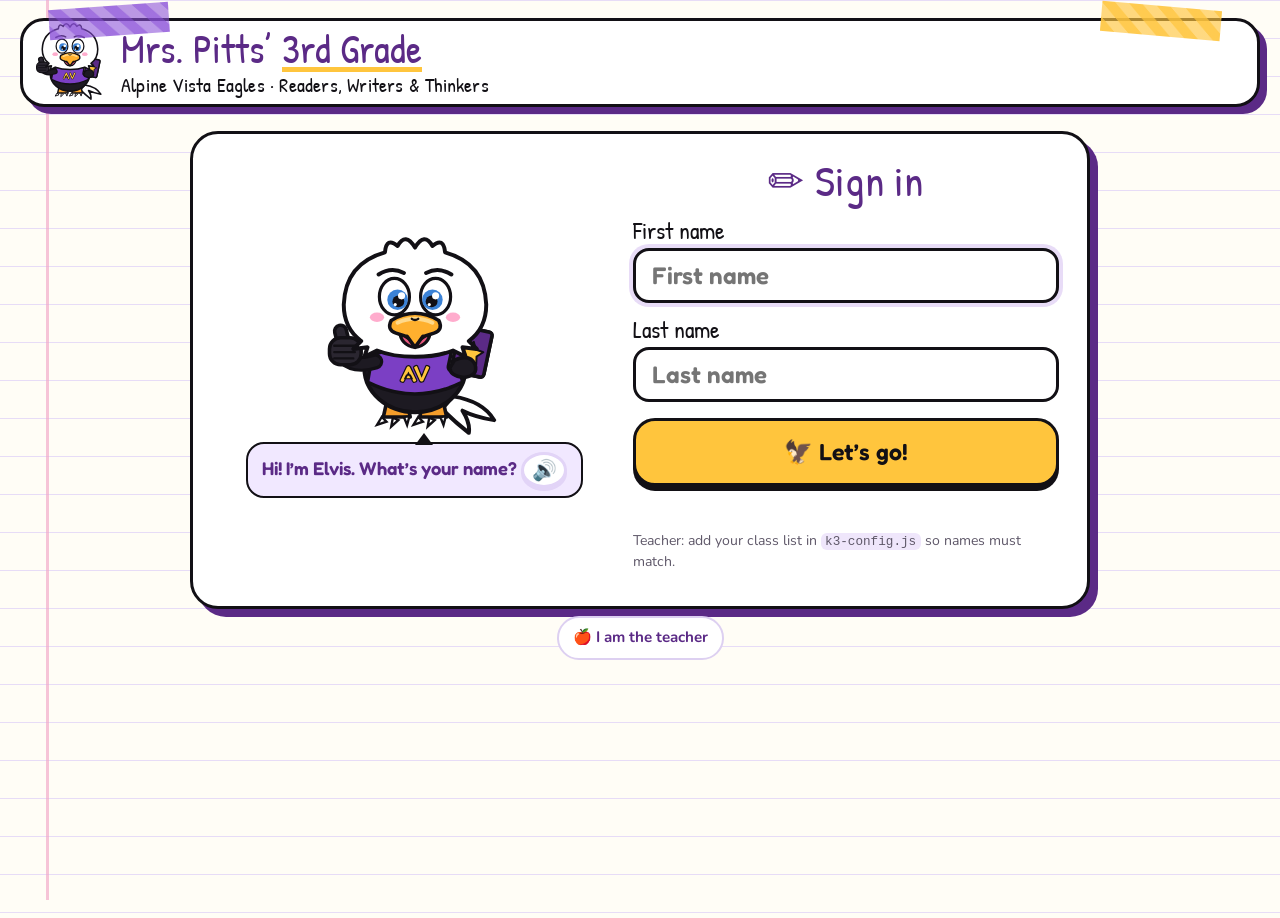
<file: index.html>
<!doctype html>
<html lang="en">
<head>
  <meta charset="utf-8">
  <meta name="viewport" content="width=device-width, initial-scale=1, viewport-fit=cover">
  <title>Mrs. Pitts’ 3rd Grade · Alpine Vista</title>
  <meta name="description" content="Mrs. Pitts’ 3rd grade class website at Alpine Vista: reading, writing, math, history, and science practice, daily fluency, and student goals.">
  <meta name="theme-color" content="#5b2a86">
  <link rel="icon" href="data:image/svg+xml,%3Csvg xmlns='http://www.w3.org/2000/svg' viewBox='0 0 100 100'%3E%3Ctext y='.9em' font-size='90'%3E%E2%AD%90%3C/text%3E%3C/svg%3E">
  <link rel="preconnect" href="https://fonts.googleapis.com">
  <link rel="preconnect" href="https://fonts.gstatic.com" crossorigin>
  <link href="https://fonts.googleapis.com/css2?family=Fredoka:wght@500;600;700&family=Nunito:wght@400;600;700;800&family=Patrick+Hand&display=swap" rel="stylesheet">
  <link rel="stylesheet" href="k3-style.css">
</head>
<body>
  <a class="skip" href="#app">Skip to main content</a>
  <header id="k3-header" class="topbar"></header>
  <main id="app" tabindex="-1"><p class="loading">Loading... ⭐</p></main>
  <div id="k3-toast" class="toast" role="status" aria-live="polite"></div>
  <noscript><p class="card center">This website needs JavaScript. Please turn it on.</p></noscript>

  <!-- 1. Settings Mrs. Pitts edits -->
  <script src="k3-config.js"></script>
  <!-- 2. The engine (defines window.K3 before any content loads) -->
  <script src="k3-engine.js"></script>
  <!-- 3. Content. A missing file is OK: that subject just shows "Coming soon". -->
  <script src="k3-math.js"></script>
  <script src="k3-reading.js"></script>
  <script src="k3-writing.js"></script>
  <script src="k3-history.js"></script>
  <script src="k3-science.js"></script>
  <script src="k3-passages.js"></script>
  <!-- 4. Sample content: loads ONLY when no real activities or passages loaded (or with ?sample=1 for testing). -->
  <script>
    (function () {
      if (!window.K3) return;
      var force = /[?&]sample=1/.test(location.search);
      if (force || !K3.acts.length || !K3.passages.length) document.write('<script src="k3-sample.js"><\/script>');
    })();
  </script>
</body>
</html>
</file>
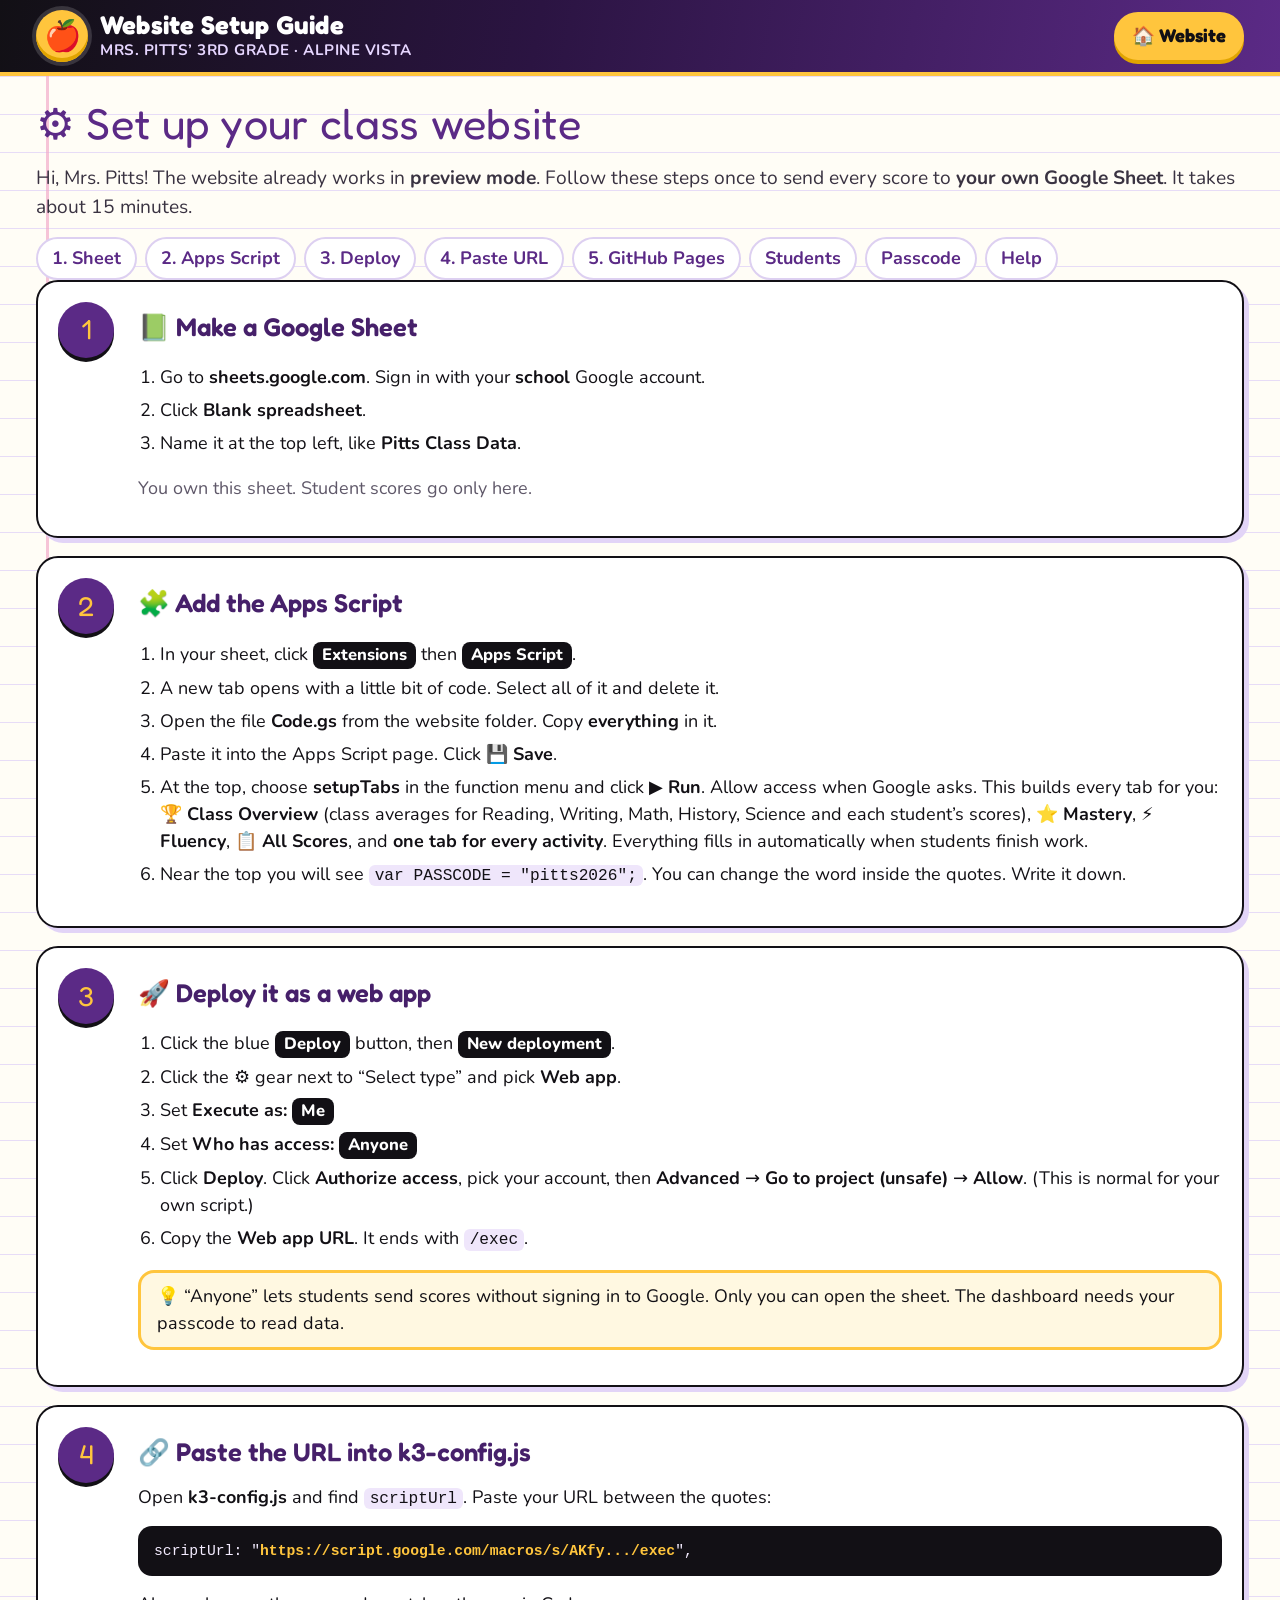
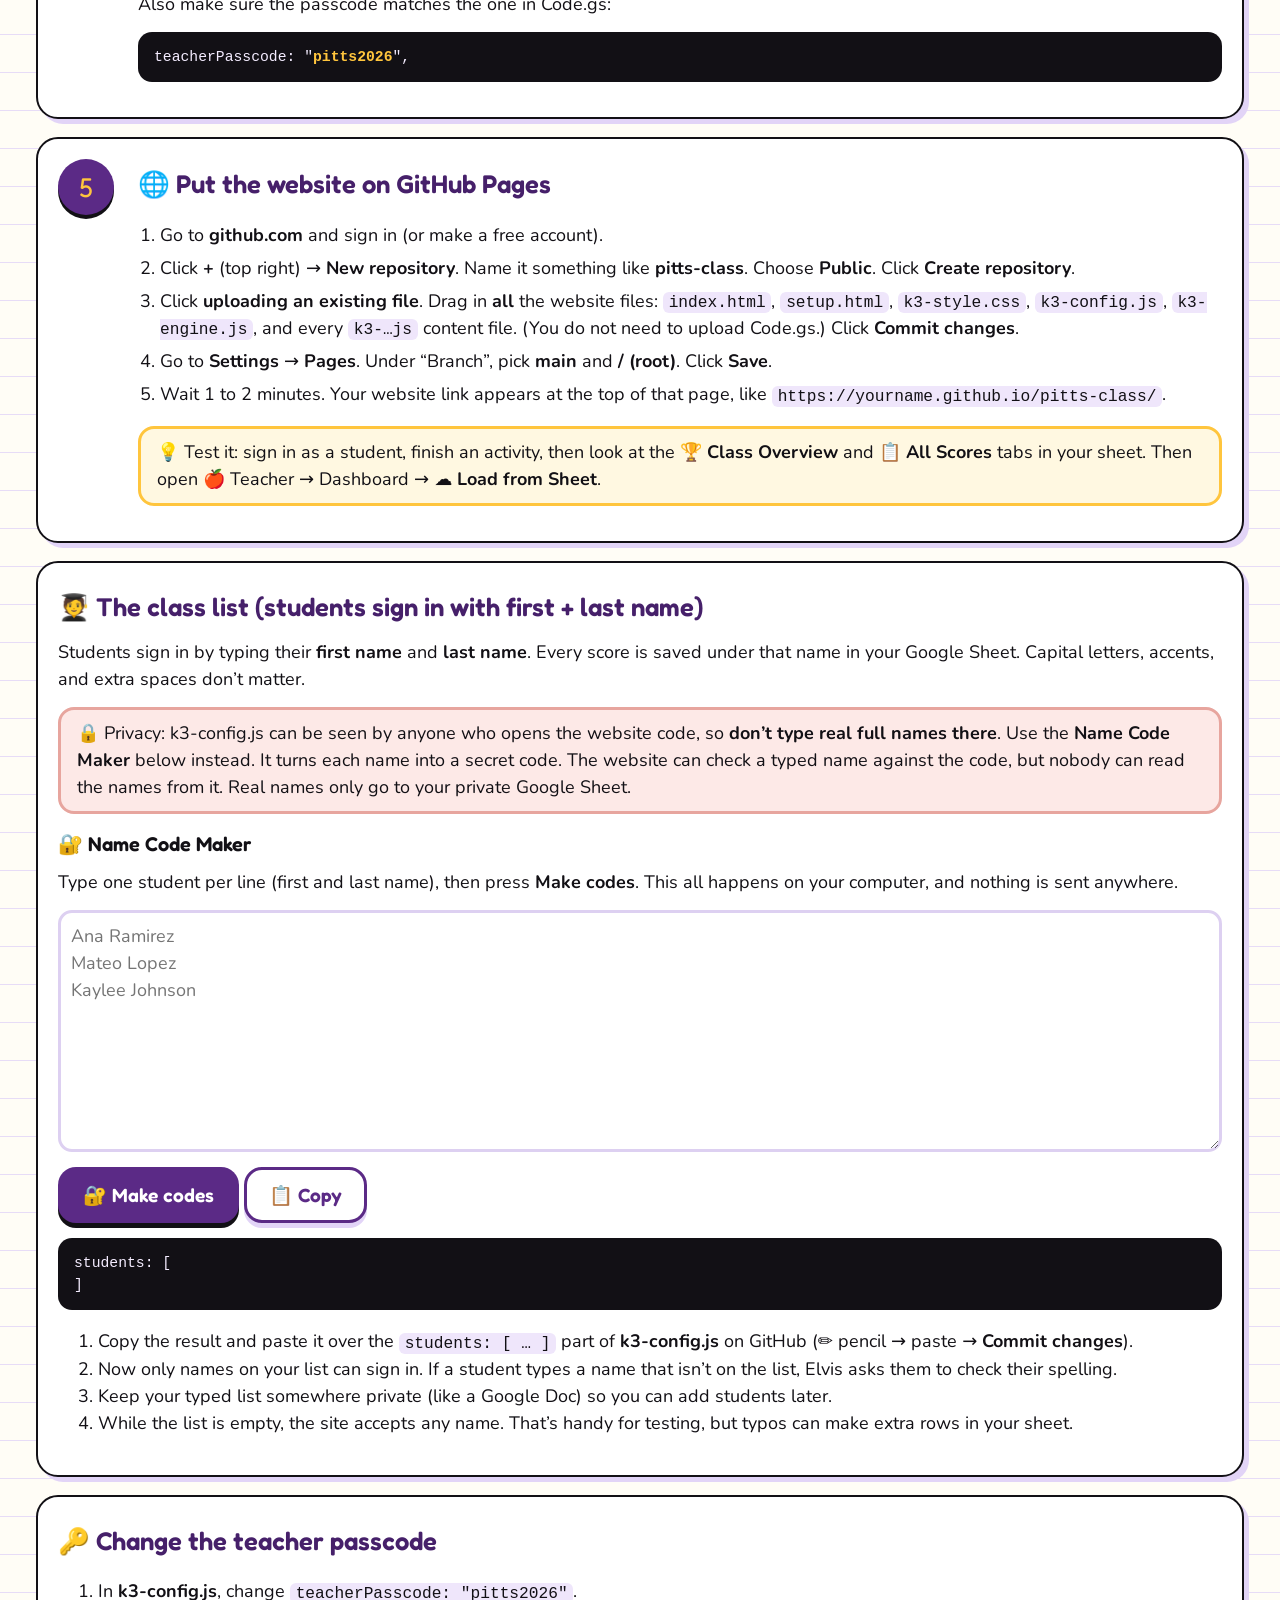
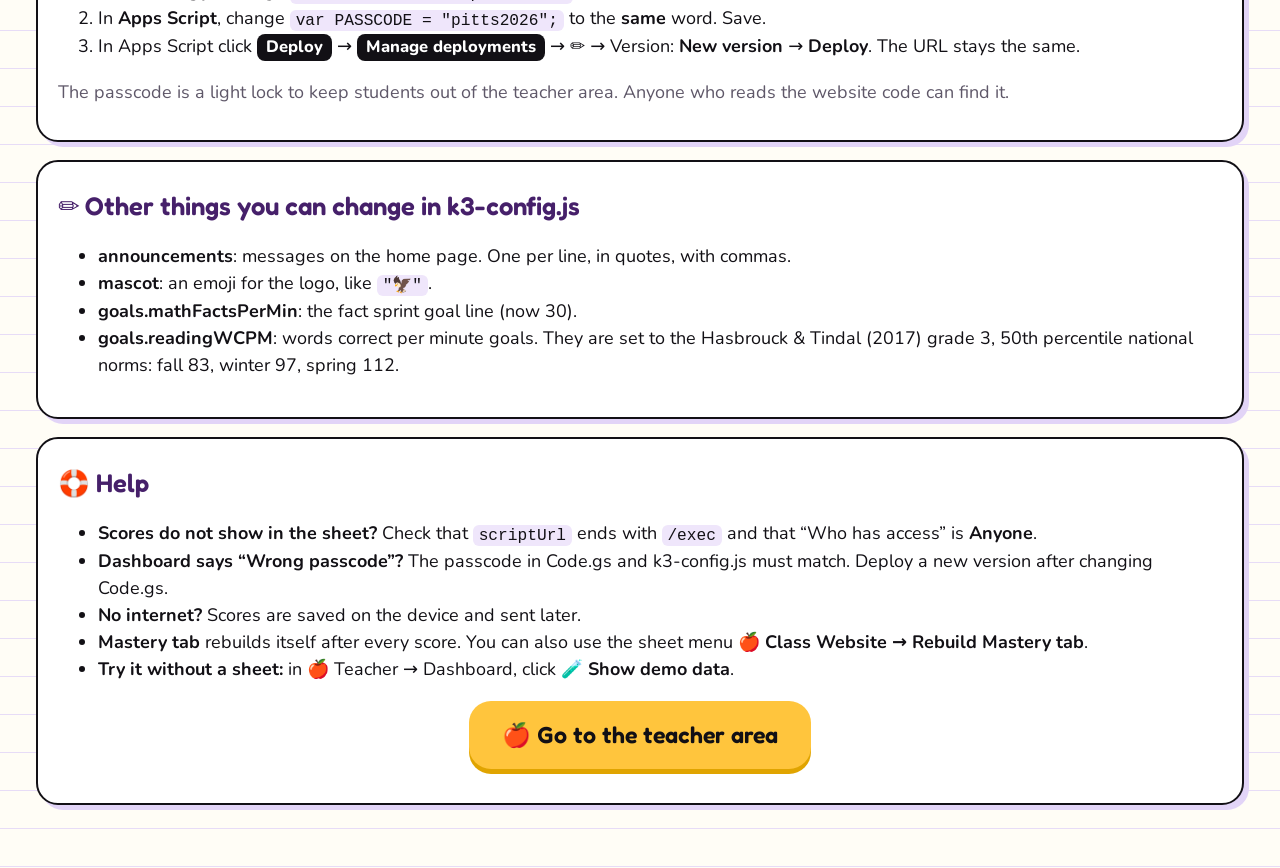
<file: setup.html>
<!doctype html>
<html lang="en">
<head>
  <meta charset="utf-8">
  <meta name="viewport" content="width=device-width, initial-scale=1">
  <title>Website Setup Guide · Mrs. Pitts’ 3rd Grade</title>
  <meta name="theme-color" content="#5b2a86">
  <link rel="icon" href="data:image/svg+xml,%3Csvg xmlns='http://www.w3.org/2000/svg' viewBox='0 0 100 100'%3E%3Ctext y='.9em' font-size='90'%3E%F0%9F%8D%8E%3C/text%3E%3C/svg%3E">
  <link rel="preconnect" href="https://fonts.googleapis.com">
  <link rel="preconnect" href="https://fonts.gstatic.com" crossorigin>
  <link href="https://fonts.googleapis.com/css2?family=Fredoka:wght@500;600;700&family=Nunito:wght@400;600;700;800&display=swap" rel="stylesheet">
  <link rel="stylesheet" href="k3-style.css">
  <style>
    .guide { max-width: 900px; margin: 0 auto; }
    .step { display: grid; grid-template-columns: 64px 1fr; gap: 16px; align-items: start; }
    .step-n { width: 56px; height: 56px; border-radius: 50%; background: var(--deep); color: var(--gold); display: grid; place-items: center; font-family: var(--display); font-size: 1.7rem; box-shadow: 0 4px 0 var(--ink); }
    .step h2 { margin-top: 6px; }
    .step ol, .step ul { padding-left: 22px; } .step li { margin: 6px 0; }
    .kbd { display: inline-block; background: var(--ink); color: #fff; border-radius: 8px; padding: 1px 9px; font-weight: 800; font-size: .92em; white-space: nowrap; }
    pre { background: var(--ink); color: #f4ecff; padding: 14px 16px; border-radius: 14px; overflow-x: auto; font-size: .92rem; line-height: 1.5; }
    pre b { color: var(--gold); font-weight: 800; }
    .tip { background: #fff8e1; border: 3px solid var(--gold); border-radius: 16px; padding: 10px 16px; }
    .warn { background: var(--bad-bg); border: 3px solid #e7a59e; border-radius: 16px; padding: 10px 16px; }
    .toc { display: flex; flex-wrap: wrap; gap: 8px; }
    .toc a { text-decoration: none; background: #fff; border: 2px solid var(--line); border-radius: 999px; padding: 6px 14px; }
    @media (max-width: 560px) { .step { grid-template-columns: 1fr; } .step-n { width: 46px; height: 46px; font-size: 1.4rem; } }
  </style>
</head>
<body>
  <header class="topbar"><div class="bar-in"><a href="index.html" class="brand"><span class="logo" aria-hidden="true">🍎</span><span class="brand-t"><b>Website Setup Guide</b><small>Mrs. Pitts’ 3rd Grade · Alpine Vista</small></span></a><div class="who"><a class="btn-sign" href="index.html">🏠 Website</a></div></div></header>
  <main id="app" class="guide">
    <h1>⚙️ Set up your class website</h1>
    <p class="lead">Hi, Mrs. Pitts! The website already works in <b>preview mode</b>. Follow these steps once to send every score to <b>your own Google Sheet</b>. It takes about 15 minutes.</p>
    <nav class="toc" aria-label="Steps"><a href="#sheet">1. Sheet</a><a href="#script">2. Apps Script</a><a href="#deploy">3. Deploy</a><a href="#url">4. Paste URL</a><a href="#github">5. GitHub Pages</a><a href="#students">Students</a><a href="#passcode">Passcode</a><a href="#help">Help</a></nav>

    <section class="card step" id="sheet"><div class="step-n">1</div><div><h2>📗 Make a Google Sheet</h2><ol>
      <li>Go to <b>sheets.google.com</b>. Sign in with your <b>school</b> Google account.</li>
      <li>Click <b>Blank spreadsheet</b>.</li>
      <li>Name it at the top left, like <b>Pitts Class Data</b>.</li></ol>
      <p class="muted">You own this sheet. Student scores go only here.</p></div></section>

    <section class="card step" id="script"><div class="step-n">2</div><div><h2>🧩 Add the Apps Script</h2><ol>
      <li>In your sheet, click <span class="kbd">Extensions</span> then <span class="kbd">Apps Script</span>.</li>
      <li>A new tab opens with a little bit of code. Select all of it and delete it.</li>
      <li>Open the file <b>Code.gs</b> from the website folder. Copy <b>everything</b> in it.</li>
      <li>Paste it into the Apps Script page. Click 💾 <b>Save</b>.</li>
      <li>At the top, choose <b>setupTabs</b> in the function menu and click ▶ <b>Run</b>. Allow access when Google asks. This builds every tab for you: <b>🏆 Class Overview</b> (class averages for Reading, Writing, Math, History, Science and each student’s scores), <b>⭐ Mastery</b>, <b>⚡ Fluency</b>, <b>📋 All Scores</b>, and <b>one tab for every activity</b>. Everything fills in automatically when students finish work.</li>
      <li>Near the top you will see <code>var PASSCODE = "pitts2026";</code>. You can change the word inside the quotes. Write it down.</li></ol></div></section>

    <section class="card step" id="deploy"><div class="step-n">3</div><div><h2>🚀 Deploy it as a web app</h2><ol>
      <li>Click the blue <span class="kbd">Deploy</span> button, then <span class="kbd">New deployment</span>.</li>
      <li>Click the ⚙️ gear next to “Select type” and pick <b>Web app</b>.</li>
      <li>Set <b>Execute as:</b> <span class="kbd">Me</span></li>
      <li>Set <b>Who has access:</b> <span class="kbd">Anyone</span></li>
      <li>Click <b>Deploy</b>. Click <b>Authorize access</b>, pick your account, then <b>Advanced</b> &rarr; <b>Go to project (unsafe)</b> &rarr; <b>Allow</b>. (This is normal for your own script.)</li>
      <li>Copy the <b>Web app URL</b>. It ends with <code>/exec</code>.</li></ol>
      <p class="tip">💡 “Anyone” lets students send scores without signing in to Google. Only you can open the sheet. The dashboard needs your passcode to read data.</p></div></section>

    <section class="card step" id="url"><div class="step-n">4</div><div><h2>🔗 Paste the URL into k3-config.js</h2>
      <p>Open <b>k3-config.js</b> and find <code>scriptUrl</code>. Paste your URL between the quotes:</p>
<pre>scriptUrl: "<b>https://script.google.com/macros/s/AKfy.../exec</b>",</pre>
      <p>Also make sure the passcode matches the one in Code.gs:</p>
<pre>teacherPasscode: "<b>pitts2026</b>",</pre></div></section>

    <section class="card step" id="github"><div class="step-n">5</div><div><h2>🌐 Put the website on GitHub Pages</h2><ol>
      <li>Go to <b>github.com</b> and sign in (or make a free account).</li>
      <li>Click <b>+</b> (top right) &rarr; <b>New repository</b>. Name it something like <b>pitts-class</b>. Choose <b>Public</b>. Click <b>Create repository</b>.</li>
      <li>Click <b>uploading an existing file</b>. Drag in <b>all</b> the website files: <code>index.html</code>, <code>setup.html</code>, <code>k3-style.css</code>, <code>k3-config.js</code>, <code>k3-engine.js</code>, and every <code>k3-…js</code> content file. (You do not need to upload Code.gs.) Click <b>Commit changes</b>.</li>
      <li>Go to <b>Settings</b> &rarr; <b>Pages</b>. Under “Branch”, pick <b>main</b> and <b>/ (root)</b>. Click <b>Save</b>.</li>
      <li>Wait 1 to 2 minutes. Your website link appears at the top of that page, like <code>https://yourname.github.io/pitts-class/</code>.</li></ol>
      <p class="tip">💡 Test it: sign in as a student, finish an activity, then look at the <b>🏆 Class Overview</b> and <b>📋 All Scores</b> tabs in your sheet. Then open 🍎 Teacher &rarr; Dashboard &rarr; <b>☁️ Load from Sheet</b>.</p></div></section>

    <section class="card" id="students"><h2>🧑‍🎓 The class list (students sign in with first + last name)</h2>
      <p>Students sign in by typing their <b>first name</b> and <b>last name</b>. Every score is saved under that name in your Google Sheet. Capital letters, accents, and extra spaces don’t matter.</p>
      <p class="warn">🔒 Privacy: k3-config.js can be seen by anyone who opens the website code, so <b>don’t type real full names there</b>. Use the <b>Name Code Maker</b> below instead. It turns each name into a secret code. The website can check a typed name against the code, but nobody can read the names from it. Real names only go to your private Google Sheet.</p>
      <h3>🔐 Name Code Maker</h3>
      <p>Type one student per line (first and last name), then press <b>Make codes</b>. This all happens on your computer, and nothing is sent anywhere.</p>
      <textarea id="nc-in" rows="8" style="width:100%;font:inherit;padding:10px;border:3px solid #ddd0f1;border-radius:14px" placeholder="Ana Ramirez&#10;Mateo Lopez&#10;Kaylee Johnson"></textarea>
      <p><button type="button" id="nc-go" class="btn">🔐 Make codes</button> <button type="button" id="nc-copy" class="btn btn-ghost">📋 Copy</button></p>
      <pre id="nc-out">students: [
]</pre>
      <ol><li>Copy the result and paste it over the <code>students: [ … ]</code> part of <b>k3-config.js</b> on GitHub (✏️ pencil &rarr; paste &rarr; <b>Commit changes</b>).</li>
        <li>Now only names on your list can sign in. If a student types a name that isn’t on the list, Elvis asks them to check their spelling.</li>
        <li>Keep your typed list somewhere private (like a Google Doc) so you can add students later.</li>
        <li>While the list is empty, the site accepts any name. That’s handy for testing, but typos can make extra rows in your sheet.</li></ol></section>

    <section class="card" id="passcode"><h2>🔑 Change the teacher passcode</h2><ol>
      <li>In <b>k3-config.js</b>, change <code>teacherPasscode: "pitts2026"</code>.</li>
      <li>In <b>Apps Script</b>, change <code>var PASSCODE = "pitts2026";</code> to the <b>same</b> word. Save.</li>
      <li>In Apps Script click <span class="kbd">Deploy</span> &rarr; <span class="kbd">Manage deployments</span> &rarr; ✏️ &rarr; Version: <b>New version</b> &rarr; <b>Deploy</b>. The URL stays the same.</li></ol>
      <p class="muted">The passcode is a light lock to keep students out of the teacher area. Anyone who reads the website code can find it.</p></section>

    <section class="card" id="more"><h2>✏️ Other things you can change in k3-config.js</h2><ul>
      <li><b>announcements</b>: messages on the home page. One per line, in quotes, with commas.</li>
      <li><b>mascot</b>: an emoji for the logo, like <code>"🦅"</code>.</li>
      <li><b>goals.mathFactsPerMin</b>: the fact sprint goal line (now 30).</li>
      <li><b>goals.readingWCPM</b>: words correct per minute goals. They are set to the Hasbrouck &amp; Tindal (2017) grade 3, 50th percentile national norms: fall 83, winter 97, spring 112.</li></ul></section>

    <section class="card" id="help"><h2>🛟 Help</h2><ul>
      <li><b>Scores do not show in the sheet?</b> Check that <code>scriptUrl</code> ends with <code>/exec</code> and that “Who has access” is <b>Anyone</b>.</li>
      <li><b>Dashboard says “Wrong passcode”?</b> The passcode in Code.gs and k3-config.js must match. Deploy a new version after changing Code.gs.</li>
      <li><b>No internet?</b> Scores are saved on the device and sent later.</li>
      <li><b>Mastery tab</b> rebuilds itself after every score. You can also use the sheet menu <b>🍎 Class Website &rarr; Rebuild Mastery tab</b>.</li>
      <li><b>Try it without a sheet:</b> in 🍎 Teacher &rarr; Dashboard, click <b>🧪 Show demo data</b>.</li></ul>
      <p class="center"><a class="btn btn-gold btn-xl" href="index.html#/teacher">🍎 Go to the teacher area</a></p></section>
  </main>
<script>
(function () {
  function norm(n) { return String(n || "").normalize("NFD").replace(/[\u0300-\u036f]/g, "").toLowerCase().replace(/[^a-z0-9 '-]/g, " ").replace(/\s+/g, " ").trim(); }
  function code(n) { var str = norm(n), h1 = 0xdeadbeef, h2 = 0x41c6ce57; for (var i = 0; i < str.length; i++) { var ch = str.charCodeAt(i); h1 = Math.imul(h1 ^ ch, 2654435761); h2 = Math.imul(h2 ^ ch, 1597334677); } h1 = Math.imul(h1 ^ (h1 >>> 16), 2246822507) ^ Math.imul(h2 ^ (h2 >>> 13), 3266489909); h2 = Math.imul(h2 ^ (h2 >>> 16), 2246822507) ^ Math.imul(h1 ^ (h1 >>> 13), 3266489909); return "#" + (4294967296 * (2097151 & h2) + (h1 >>> 0)).toString(36); }
  var inp = document.getElementById("nc-in"), out = document.getElementById("nc-out");
  document.getElementById("nc-go").onclick = function () {
    var names = inp.value.split(/\n/).map(function (x) { return x.trim(); }).filter(Boolean);
    out.textContent = "students: [\n" + names.map(function (n, i) { var p = n.split(/\s+/); return '    "' + code(n) + '"' + (i < names.length - 1 ? "," : "") + "   // student " + (i + 1) + " (" + p[0][0].toUpperCase() + "." + (p.length > 1 ? p[p.length - 1][0].toUpperCase() + "." : "") + ")"; }).join("\n") + "\n  ],";
  };
  document.getElementById("nc-copy").onclick = function () { try { navigator.clipboard.writeText(out.textContent); this.textContent = "✅ Copied"; } catch (e) {} };
})();
</script>
</body>
</html>
</file>
<file: k3-style.css>
/* =====================================================================
   k3-style.css · Mrs. Pitts' 3rd Grade · Alpine Vista
   Purple + black school colors, gold for stars. Big tap targets.
   ===================================================================== */
:root {
  --deep: #5b2a86; --deep2: #46206a; --bright: #8a4fd8; --lav: #efe6fb; --lav2: #e2d4f7; --ink: #121015; --white: #fff;
  --gold: #ffc53d; --gold2: #e0a400; --gold-ink: #6b4a00;
  --good: #1d7a45; --good-bg: #e4f6ea; --bad: #b3261e; --bad-bg: #fde9e7; --hint-bg: #fff4d1;
  --muted: #5f5869; --line: #ddd0f1; --card: #ffffff; --page: #f6f1fd;
  --r: 22px; --r-sm: 14px; --shadow: 0 2px 0 rgba(91, 42, 134, .08), 0 10px 28px rgba(91, 42, 134, .10);
  --font: "Nunito", system-ui, -apple-system, "Segoe UI", Roboto, Arial, sans-serif;
  --display: "Fredoka", "Baloo 2", "Nunito", system-ui, sans-serif;
  color-scheme: light;
}
* { box-sizing: border-box; }
html { -webkit-text-size-adjust: 100%; }
body {
  margin: 0; font-family: var(--font); font-size: 18px; line-height: 1.5; color: var(--ink);
  background-color: var(--page);
  background-image: radial-gradient(circle at 1px 1px, rgba(138, 79, 216, .13) 1.5px, transparent 0);
  background-size: 26px 26px; min-height: 100vh; overflow-x: hidden;
}
h1, h2, h3, h4, .btn, .tile-name, .key, .q-text, .score-big, .fact, .cd, .pick-show { font-family: var(--display); }
h1 { font-size: clamp(1.7rem, 4.2vw, 2.4rem); line-height: 1.15; margin: .3em 0 .35em; font-weight: 700; color: var(--deep2); }
h2 { font-size: clamp(1.3rem, 3vw, 1.6rem); margin: .2em 0 .5em; font-weight: 600; color: var(--deep2); }
.h3, h3 { font-size: 1.25rem; margin: .2em 0 .5em; font-weight: 600; }
.h4 { font-size: 1.1rem; margin: .8em 0 .4em; }
a { color: var(--deep); font-weight: 700; }
p { margin: .4em 0 .8em; }
code { background: var(--lav); padding: .1em .35em; border-radius: 6px; font-size: .9em; }
.muted { color: var(--muted); } .small { font-size: .88rem; } .center { text-align: center; }
.lead { font-size: 1.2rem; color: #3a3342; }
.sr { position: absolute !important; width: 1px; height: 1px; overflow: hidden; clip: rect(0 0 0 0); white-space: nowrap; }
.skip { position: absolute; left: -999px; top: 8px; background: var(--gold); color: var(--ink); padding: 10px 16px; border-radius: 10px; z-index: 100; }
.skip:focus { left: 12px; }
:focus-visible { outline: 4px solid var(--gold); outline-offset: 3px; border-radius: 10px; }
.loading { text-align: center; padding: 4rem 1rem; font-size: 1.4rem; color: var(--deep); }
[hidden] { display: none !important; }

/* ---------- top bar ---------- */
.topbar { background: linear-gradient(100deg, var(--ink) 0%, #2b1442 42%, var(--deep) 100%); color: #fff; box-shadow: 0 4px 0 var(--gold); position: relative; z-index: 5; }
.bar-in { max-width: 1240px; margin: 0 auto; padding: 10px 16px; display: flex; align-items: center; gap: 12px; justify-content: space-between; }
.brand-t { min-width: 0; } .brand-t b, .brand-t small { white-space: nowrap; overflow: hidden; text-overflow: ellipsis; }
.who { flex: none; }
.brand { display: flex; align-items: center; gap: 12px; color: #fff; text-decoration: none; min-width: 0; }
.logo { width: 52px; height: 52px; border-radius: 50%; background: var(--gold); display: grid; place-items: center; font-size: 30px; box-shadow: inset 0 -4px 0 var(--gold2), 0 0 0 4px rgba(255, 255, 255, .15); flex: none; }
.brand-t b { display: block; font-family: var(--display); font-size: clamp(1.15rem, 3.6vw, 1.6rem); font-weight: 700; line-height: 1.1; letter-spacing: .2px; }
.brand-t small { display: block; font-size: .95rem; color: #e6d6ff; font-weight: 700; letter-spacing: .5px; text-transform: uppercase; }
.who { display: flex; align-items: center; gap: 8px; }
.chip-me { display: inline-flex; align-items: center; gap: 8px; background: rgba(255, 255, 255, .14); color: #fff; padding: 5px 14px 5px 5px; border-radius: 999px; font-weight: 800; text-decoration: none; border: 2px solid rgba(255, 255, 255, .25); }
.chip-me.teach { padding: 8px 16px; }
.btn-sign { background: var(--gold); color: var(--ink); text-decoration: none; padding: 10px 18px; border-radius: 999px; font-family: var(--display); font-size: 1.15rem; box-shadow: 0 4px 0 var(--gold2); }
.topbar .btn-ghost { background: transparent; color: #fff; border-color: rgba(255, 255, 255, .55); box-shadow: none; }
.av { width: 38px; height: 38px; border-radius: 50%; display: inline-grid; place-items: center; color: #fff; font-family: var(--display); font-size: .95rem; flex: none; border: 2px solid #fff; }
.av.xl { width: 84px; height: 84px; font-size: 1.8rem; border-width: 4px; box-shadow: 0 0 0 4px var(--gold); }

/* ---------- layout ---------- */
#app { max-width: 1240px; margin: 0 auto; padding: 16px 16px 48px; outline: none; }
.card { background: var(--card); border-radius: var(--r); padding: 20px; box-shadow: var(--shadow); margin: 0 0 18px; border: 2px solid #eee5fa; }
.card-h { display: flex; align-items: center; justify-content: space-between; gap: 12px; flex-wrap: wrap; }
.two { display: grid; grid-template-columns: repeat(auto-fit, minmax(min(100%, 380px), 1fr)); gap: 18px; }
.two > .card { margin: 0; }
.two + .card, .card + .two, .two + .two { margin-top: 18px; }
.crumbs { font-size: .95rem; margin: 2px 0 6px; display: flex; flex-wrap: wrap; gap: 6px; align-items: center; color: var(--muted); }
.crumbs a { text-decoration: none; background: #fff; padding: 4px 12px; border-radius: 999px; border: 2px solid var(--line); }
.crumbs a:hover { border-color: var(--bright); }
.sec-h { margin-top: 26px; }
.big-emoji { font-size: 4.5rem; line-height: 1; margin: 8px 0; }
.pill { display: inline-block; background: var(--lav); color: var(--deep2); border-radius: 999px; padding: 2px 12px; font-weight: 800; font-size: .9rem; margin: 2px; }
.pill.ok { background: var(--good-bg); color: var(--good); } .pill.low { background: var(--bad-bg); color: var(--bad); }
.eyebrow { text-transform: uppercase; letter-spacing: 1.5px; font-size: .8rem; font-weight: 800; color: var(--bright); margin: 0 0 4px; }
.field { display: inline-flex; align-items: center; gap: 8px; font-weight: 700; flex-wrap: wrap; }
select, input[type=text], input[type=password], textarea { font: inherit; font-size: 1.05rem; padding: 10px 14px; border: 3px solid var(--line); border-radius: 14px; background: #fff; color: var(--ink); min-height: 48px; max-width: 100%; }
select:focus, input:focus, textarea:focus { border-color: var(--bright); outline: none; box-shadow: 0 0 0 4px rgba(138, 79, 216, .2); }
textarea { width: 100%; resize: vertical; line-height: 1.5; }
.row-inline { display: flex; gap: 12px; flex-wrap: wrap; align-items: center; }

/* ---------- buttons ---------- */
.btn { display: inline-flex; align-items: center; justify-content: center; gap: 8px; min-height: 56px; padding: 10px 22px; border-radius: 18px; border: 3px solid transparent; background: var(--deep); color: #fff; font-size: 1.2rem; font-weight: 600; text-decoration: none; cursor: pointer; box-shadow: 0 5px 0 var(--ink); transition: transform .08s, box-shadow .08s, background .15s; line-height: 1.15; text-align: center; }
.btn:hover { background: var(--bright); }
.btn:active { transform: translateY(4px); box-shadow: 0 1px 0 var(--ink); }
.btn:disabled { background: #b9aecb; box-shadow: 0 5px 0 #8f849f; cursor: not-allowed; transform: none; }
.btn-gold { background: var(--gold); color: var(--ink); box-shadow: 0 5px 0 var(--gold2); }
.btn-gold:hover { background: #ffd466; }
.btn-gold:active { box-shadow: 0 1px 0 var(--gold2); }
.btn-ghost { background: #fff; color: var(--deep); border-color: var(--deep); box-shadow: 0 5px 0 var(--lav2); }
.btn-ghost:hover { background: var(--lav); }
.btn-xl { min-height: 68px; font-size: 1.45rem; padding: 12px 30px; border-radius: 22px; }
.btn.sm, .btn-ghost.sm { min-height: 44px; font-size: 1rem; padding: 6px 14px; border-radius: 14px; box-shadow: 0 3px 0 var(--lav2); }
.btn.sm:not(.btn-ghost) { box-shadow: 0 3px 0 var(--ink); }
.link-btn { background: none; border: 0; color: var(--deep); font: inherit; font-weight: 800; text-decoration: underline; cursor: pointer; padding: 8px; min-height: 44px; }
.row-btns { display: flex; flex-wrap: wrap; gap: 14px; justify-content: center; align-items: center; margin: 18px 0 6px; }
.row-btns.left { justify-content: flex-start; }
.say { width: 46px; height: 46px; min-width: 46px; border-radius: 50%; border: 3px solid var(--lav2); background: #fff; cursor: pointer; font-size: 1.25rem; display: inline-grid; place-items: center; padding: 0; vertical-align: middle; box-shadow: 0 3px 0 var(--lav2); transition: transform .1s; flex: none; }
.say:hover { border-color: var(--bright); background: var(--lav); }
.say:active { transform: translateY(2px); box-shadow: none; }
.say.speaking { background: var(--gold); border-color: var(--gold2); animation: pulse 1s infinite; }
.say.say-lg { width: 56px; height: 56px; font-size: 1.5rem; }
h1 .say, h2 .say { margin-left: 4px; }

/* ---------- home ---------- */
.hero { margin-top: 6px; background: linear-gradient(120deg, var(--deep) 0%, var(--bright) 100%); color: #fff; border-radius: 28px; padding: 26px 28px; display: flex; align-items: center; justify-content: space-between; gap: 18px; flex-wrap: wrap; position: relative; overflow: hidden; box-shadow: 0 8px 0 var(--ink); }
.hero::before, .hero::after { content: "★"; position: absolute; color: rgba(255, 197, 61, .28); font-size: 180px; line-height: 1; right: -20px; top: -40px; transform: rotate(18deg); pointer-events: none; }
.hero::after { font-size: 90px; right: 210px; top: auto; bottom: -34px; color: rgba(255, 255, 255, .12); }
.hero-t { position: relative; z-index: 1; min-width: 0; }
.hello { font-family: var(--display); font-size: clamp(1.6rem, 4.6vw, 2.5rem); margin: 0; line-height: 1.15; }
.hello b { color: var(--gold); }
.hero .say { border-color: rgba(255, 255, 255, .5); box-shadow: none; }
.date { margin: 4px 0 8px; font-weight: 700; color: #ecdcff; font-size: 1.05rem; }
.lead-w { font-size: 1.15rem; margin: 0; }
.hero-go { position: relative; z-index: 1; }
.stats { display: flex; flex-wrap: wrap; gap: 10px; margin: 8px 0 4px; }
.stat { background: rgba(255, 255, 255, .16); border: 2px solid rgba(255, 255, 255, .28); padding: 6px 14px; border-radius: 999px; font-weight: 700; }
.stat b { font-family: var(--display); font-size: 1.2em; }
.card .stat, .notebook .stat, .report .stat, .finish .stat { background: var(--lav); border-color: var(--lav2); color: var(--deep2); }
.announce { display: flex; gap: 14px; align-items: flex-start; background: #fff8e1; border: 3px solid var(--gold); border-radius: var(--r); padding: 12px 18px; margin: 18px 0 0; }
.ann-ic { font-size: 2rem; line-height: 1.2; }
.ann-list p { margin: 4px 0; font-weight: 700; font-size: 1.1rem; display: flex; align-items: center; gap: 10px; flex-wrap: wrap; }
.tiles { display: grid; grid-template-columns: repeat(auto-fit, minmax(min(100%, 190px), 1fr)); gap: 16px; margin: 10px 0 18px; }
.tiles-3 { grid-template-columns: repeat(auto-fit, minmax(min(100%, 280px), 1fr)); }
.tiles-2 { grid-template-columns: repeat(auto-fit, minmax(min(100%, 320px), 1fr)); }
.tile { position: relative; background: #fff; border-radius: 26px; border: 3px solid var(--lav2); box-shadow: 0 7px 0 var(--lav2); padding: 20px 14px 18px; text-decoration: none; color: var(--ink); display: flex; flex-direction: column; align-items: center; text-align: center; gap: 8px; transition: transform .12s, box-shadow .12s, border-color .12s; min-height: 170px; justify-content: center; }
.tile:hover { transform: translateY(-3px); border-color: var(--bright); box-shadow: 0 10px 0 var(--bright); }
.tile:active { transform: translateY(4px); box-shadow: 0 2px 0 var(--bright); }
.tile-ic { width: 84px; height: 84px; border-radius: 50%; background: var(--tint, var(--lav)); display: grid; place-items: center; font-size: 2.8rem; box-shadow: inset 0 -5px 0 rgba(0, 0, 0, .07); }
.tile-name { font-size: 1.55rem; font-weight: 600; line-height: 1.1; color: var(--deep2); }
.tile-name small { display: block; font-family: var(--font); font-size: .95rem; color: var(--muted); font-weight: 700; margin-top: 4px; }
.tile-count { font-size: .9rem; font-weight: 800; background: var(--lav); color: var(--deep); padding: 2px 12px; border-radius: 999px; }
.tile.wide { flex-direction: row; text-align: left; min-height: 104px; justify-content: flex-start; padding: 16px 18px; gap: 16px; }
.tile.wide .tile-ic { width: 70px; height: 70px; font-size: 2.3rem; flex: none; }
.t-flu .tile-ic { background: #fff0c2; } .t-goals .tile-ic { background: #ffe1ec; } .t-rev .tile-ic { background: #d9f5ea; }
.tile.big-t { min-height: 220px; }
.ofday-row { display: grid; grid-template-columns: repeat(auto-fit, minmax(min(100%, 340px), 1fr)); gap: 18px; }
.ofday { margin: 0; border-top: 8px solid var(--bright); }
.ofday h2 { display: flex; align-items: center; gap: 8px; flex-wrap: wrap; font-size: 1.35rem; }
.wod { border-top-color: var(--gold); }
.wod-w { font-family: var(--display); font-size: 2.4rem; color: var(--deep); margin: 0; line-height: 1.1; }
.wod-s { font-size: 1.15rem; }
.pod-opts { display: flex; flex-wrap: wrap; gap: 10px; margin: 10px 0; }
.pod-out { font-weight: 700; min-height: 1.5em; }
.foot { display: flex; justify-content: space-between; align-items: center; gap: 12px; flex-wrap: wrap; margin-top: 30px; padding-top: 16px; border-top: 2px dashed var(--line); color: var(--muted); font-size: .95rem; }
.teacher-link { display: inline-flex; align-items: center; min-height: 44px; padding: 6px 14px; border-radius: 999px; background: #fff; border: 2px solid var(--line); text-decoration: none; font-size: .95rem; }

/* ---------- sign in ---------- */
.signin h1 { text-align: center; }
.signin > .lead { text-align: center; }
.names { display: grid; grid-template-columns: repeat(auto-fill, minmax(min(100%, 160px), 1fr)); gap: 12px; margin: 16px 0 22px; }
.name-btn { display: flex; align-items: center; gap: 10px; min-height: 68px; padding: 10px 12px; background: #fff; border: 3px solid var(--lav2); border-radius: 20px; box-shadow: 0 5px 0 var(--lav2); font: inherit; font-weight: 800; font-size: 1.15rem; color: var(--ink); cursor: pointer; text-align: left; text-decoration: none; transition: transform .1s; }
.name-btn:hover { border-color: var(--bright); }
.name-btn:active { transform: translateY(4px); box-shadow: 0 1px 0 var(--lav2); }
.pad-view { max-width: 460px; margin: 0 auto; text-align: center; }
.pad-who { display: flex; flex-direction: column; align-items: center; }
.pad-who h1 { margin-bottom: 0; }
.back { margin: 4px 0 10px; }
.dots { display: flex; justify-content: center; gap: 16px; margin: 10px 0; }
.dots span { width: 58px; height: 58px; border-radius: 50%; border: 4px solid var(--deep); background: #fff; display: grid; place-items: center; font-size: 1.6rem; color: var(--deep); }
.dots span.on { background: var(--deep); color: var(--gold); }
.pad-msg { min-height: 1.6em; font-weight: 800; font-size: 1.15rem; color: var(--deep); }
.keypad { display: grid; grid-template-columns: repeat(3, 1fr); gap: 10px; max-width: 360px; margin: 10px auto; }
.key { min-height: 70px; border-radius: 18px; border: 3px solid var(--lav2); background: #fff; font-size: 2rem; font-weight: 600; color: var(--ink); cursor: pointer; box-shadow: 0 5px 0 var(--lav2); transition: transform .06s; touch-action: manipulation; }
.key:hover { border-color: var(--bright); }
.key:active { transform: translateY(4px); box-shadow: 0 1px 0 var(--lav2); background: var(--lav); }
.key:disabled { opacity: .5; }
.key-back { grid-column: span 1; background: #f4eefc; }
.keypad:not(:has(.key-go)) .key-back { grid-column: 2 / span 2; }
.key-go { grid-column: span 2; background: var(--gold); border-color: var(--gold2); box-shadow: 0 5px 0 var(--gold2); }
.key-blank { display: block; }
.shake { animation: shake .4s; }

/* ---------- subject page ---------- */
.subj-head { display: flex; gap: 18px; align-items: center; background: #fff; border-radius: 26px; padding: 18px 22px; box-shadow: var(--shadow); border: 3px solid var(--tint); margin-bottom: 10px; }
.subj-head h1 { margin: 0; } .subj-head h1 small { font-size: .55em; color: var(--muted); }
.subj-head p { margin: 2px 0 8px; font-weight: 700; color: var(--muted); }
.subj-head > div { flex: 1; min-width: 0; }
.subj-ic { width: 96px; height: 96px; border-radius: 28px; background: var(--tint); display: grid; place-items: center; font-size: 3.2rem; flex: none; transform: rotate(-4deg); }
.meter { height: 16px; background: var(--lav); border-radius: 999px; overflow: hidden; max-width: 420px; }
.meter span { display: block; height: 100%; background: linear-gradient(90deg, var(--gold), #ffdb7a); border-radius: 999px; min-width: 2px; }
.meter-t { font-size: .95rem; margin: 4px 0 0 !important; }
.unit { margin-top: 18px; }
.unit-h { display: flex; align-items: center; gap: 10px; }
.unit-h::before { content: ""; width: 12px; height: 28px; border-radius: 6px; background: var(--bright); }
.acts { display: grid; grid-template-columns: repeat(auto-fill, minmax(min(100%, 300px), 1fr)); gap: 14px; }
.act-card { display: flex; gap: 14px; align-items: flex-start; background: #fff; border: 3px solid var(--lav2); border-radius: 22px; padding: 14px; text-decoration: none; color: var(--ink); box-shadow: 0 5px 0 var(--lav2); position: relative; transition: transform .1s, border-color .1s; font: inherit; text-align: left; cursor: pointer; width: 100%; }
.act-card:hover { border-color: var(--bright); transform: translateY(-2px); }
.act-card.st-mastered { border-color: #f4d77d; box-shadow: 0 5px 0 #f4d77d; background: linear-gradient(180deg, #fffdf3, #fff); }
.act-emoji { font-size: 2.4rem; width: 62px; height: 62px; border-radius: 18px; background: var(--lav); display: grid; place-items: center; flex: none; }
.act-body { display: flex; flex-direction: column; gap: 3px; min-width: 0; flex: 1; padding-right: 4px; }
.act-title { font-family: var(--display); font-size: 1.25rem; font-weight: 600; line-height: 1.15; color: var(--deep2); }
.act-skill { font-size: .98rem; color: #3f3848; }
.act-meta { display: flex; gap: 10px; flex-wrap: wrap; font-size: .85rem; color: var(--muted); font-weight: 700; margin-top: 2px; }
.std { display: inline-block; background: var(--ink); color: #fff; border-radius: 8px; padding: 0 8px; font-size: .8rem; font-weight: 800; letter-spacing: .3px; }
.status { position: absolute; top: -12px; right: 12px; font-size: .85rem; font-weight: 800; border-radius: 999px; padding: 2px 12px; border: 2px solid; background: #fff; }
.status.st-new { border-color: var(--line); color: var(--muted); }
.status.st-done { border-color: var(--bright); color: var(--deep); background: var(--lav); }
.status.st-mastered { border-color: var(--gold2); background: var(--gold); color: var(--ink); }

/* ---------- runner ---------- */
.run-head { display: flex; align-items: center; gap: 14px; }
.run-head h1 { margin: 0; }
.run-emoji { font-size: 2.6rem; width: 68px; height: 68px; border-radius: 20px; background: #fff; display: grid; place-items: center; box-shadow: var(--shadow); flex: none; }
.run-skill { margin: 2px 0 0; font-weight: 700; color: var(--muted); }
.prog-wrap { display: flex; align-items: center; gap: 12px; margin: 14px 0 16px; }
.prog { flex: 1; height: 26px; background: #fff; border: 3px solid var(--deep); border-radius: 999px; overflow: hidden; }
.prog-fill { display: block; height: 100%; width: 0; background: repeating-linear-gradient(-45deg, var(--gold) 0 14px, #ffd767 14px 28px); border-radius: 999px; transition: width .45s cubic-bezier(.3, 1.4, .5, 1); }
.prog-t { font-weight: 800; white-space: nowrap; color: var(--deep2); font-size: 1.05rem; }
.run-grid { display: grid; gap: 18px; }
.passage details { background: #fffdf7; border: 3px solid #f0dfae; border-radius: var(--r); box-shadow: var(--shadow); }
.passage summary { cursor: pointer; padding: 14px 18px; font-family: var(--display); font-size: 1.25rem; color: var(--deep2); list-style: none; display: flex; align-items: center; gap: 8px; min-height: 56px; }
.passage summary::-webkit-details-marker { display: none; }
.passage summary::after { content: "▾"; margin-left: auto; font-size: 1.2rem; transition: transform .2s; }
.passage details:not([open]) summary::after { transform: rotate(-90deg); }
.sum-hint { font-family: var(--font); font-size: .85rem; color: var(--muted); font-weight: 700; }
details[open] .when-closed, details:not([open]) .when-open { display: none; }
.passage-in { padding: 0 18px 16px; }
.passage-in h2 { font-size: 1.5rem; margin: 6px 0 10px; }
.passage-tools { display: flex; align-items: center; gap: 10px; flex-wrap: wrap; }
.lexile { white-space: nowrap; margin-left: auto; font-size: .8rem; font-weight: 800; color: var(--muted); background: #f5efe0; padding: 2px 10px; border-radius: 999px; }
.para { display: flex; gap: 10px; align-items: flex-start; }
.para p { flex: 1; font-size: 1.2rem; line-height: 1.7; margin: .3em 0 .6em; }
.passage-pic { text-align: center; }
.q-card { margin: 0; padding: 22px; }
.q-tag { font-size: .9rem; font-weight: 700; color: var(--muted); margin: -4px 0 8px; }
.tag-m { color: var(--gold-ink); background: #fff4d1; border-radius: 999px; padding: 0 8px; } .tag-p { color: var(--deep); background: var(--lav); border-radius: 999px; padding: 0 8px; }
.q-top { display: flex; align-items: center; justify-content: space-between; gap: 10px; }
.q-n { font-weight: 800; text-transform: uppercase; letter-spacing: 1.2px; font-size: .85rem; color: #fff; background: var(--deep); padding: 4px 14px; border-radius: 999px; }
.q-text { font-size: clamp(1.35rem, 3.4vw, 1.75rem); line-height: 1.3; margin: 12px 0 14px; color: var(--ink); font-weight: 500; }
.q-pic, .learn-pic { text-align: center; margin: 8px 0 14px; overflow-x: auto; }
.pic { display: inline-block; max-width: 100%; height: auto; }
.how { font-weight: 700; margin: 0 0 8px; }
.opts { display: grid; gap: 12px; }
.opt-row { display: flex; align-items: center; gap: 10px; }
.opt { flex: 1; display: flex; align-items: center; gap: 14px; min-height: 66px; padding: 10px 16px; border-radius: 18px; border: 3px solid var(--lav2); background: #fff; box-shadow: 0 5px 0 var(--lav2); font: inherit; font-size: 1.25rem; font-weight: 700; color: var(--ink); cursor: pointer; text-align: left; transition: transform .08s, border-color .1s; }
.opt.sm { min-height: 52px; font-size: 1.1rem; flex: 0 1 auto; }
.opt:hover:not(:disabled) { border-color: var(--bright); background: #fbf8ff; }
.opt:active:not(:disabled) { transform: translateY(4px); box-shadow: 0 1px 0 var(--lav2); }
.opt[aria-pressed=true] { border-color: var(--deep); background: var(--lav); }
.opt-l { width: 40px; height: 40px; flex: none; border-radius: 12px; background: var(--deep); color: #fff; display: grid; place-items: center; font-family: var(--display); font-size: 1.2rem; }
.opt-t { flex: 1; min-width: 0; }
.opt-t svg { max-height: 160px; }
.opt.right, .tw.right, .tile-b.right { border-color: var(--good); background: var(--good-bg); box-shadow: 0 5px 0 #b5e2c6; color: var(--ink); }
.opt.right .opt-l { background: var(--good); }
.opt.right::after { content: "✓"; font-size: 1.6rem; color: var(--good); font-weight: 900; }
.opt.wrong, .tw.wrong, .tile-b.wrong { border-color: var(--bad); background: var(--bad-bg); box-shadow: 0 5px 0 #f3c3bd; }
.opt.struck { opacity: .45; text-decoration: line-through; cursor: not-allowed; }
.opt:disabled { cursor: default; }
.tf { grid-template-columns: 1fr 1fr; }
.tfb { justify-content: center; font-family: var(--display); font-size: 1.6rem; min-height: 96px; flex-direction: column; gap: 2px; }
.tf-ic { font-size: 2.2rem; line-height: 1; }
.num-wrap { text-align: center; }
.num-show { display: flex; align-items: center; justify-content: center; gap: 12px; flex-wrap: wrap; }
.num-box { display: inline-block; min-width: 180px; min-height: 76px; padding: 8px 22px; border: 4px solid var(--deep); border-radius: 18px; background: #fff; font-family: var(--display); font-size: 2.6rem; line-height: 1.3; text-align: center; color: var(--deep2); }
.num-unit { font-weight: 800; font-size: 1.3rem; color: var(--muted); }
.tapwords { display: flex; flex-wrap: wrap; gap: 10px; font-size: 1.35rem; }
.tw { font: inherit; font-weight: 700; min-height: 56px; padding: 6px 16px; border-radius: 14px; border: 3px solid var(--lav2); background: #fff; cursor: pointer; box-shadow: 0 4px 0 var(--lav2); color: var(--ink); }
.tw[aria-pressed=true] { background: var(--deep); color: #fff; border-color: var(--deep); box-shadow: 0 4px 0 var(--ink); }
.tw[aria-pressed=true].right { background: var(--good); color: #fff; border-color: var(--good); }
.tile-b { font: inherit; font-weight: 700; font-size: 1.15rem; min-height: 54px; padding: 8px 16px; border-radius: 14px; border: 3px solid var(--bright); background: #fff; color: var(--ink); cursor: pointer; box-shadow: 0 4px 0 var(--lav2); text-align: left; transition: transform .08s; }
.tile-b:hover:not(:disabled) { background: #fbf8ff; }
.tile-b:active:not(:disabled) { transform: translateY(3px); box-shadow: none; }
.tile-b.sm { min-height: 44px; font-size: 1rem; padding: 6px 12px; }
.tile-b.sel { background: var(--gold); border-color: var(--gold2); box-shadow: 0 4px 0 var(--gold2); transform: translateY(-3px); }
.tile-b.ans { border-color: var(--good); background: var(--good-bg); }
.tile-b:disabled { cursor: default; }
.tray { display: flex; flex-wrap: wrap; gap: 12px; padding: 14px; border-radius: 18px; background: var(--lav); min-height: 80px; align-items: center; margin: 8px 0; }
.tray-i { display: inline-flex; align-items: center; gap: 6px; }
.tray-i .say { width: 40px; height: 40px; min-width: 40px; font-size: 1rem; }
.slots { list-style: none; padding: 0; margin: 0 0 8px; display: grid; gap: 8px; }
.slot { display: flex; align-items: center; gap: 10px; min-height: 62px; border: 3px dashed var(--line); border-radius: 16px; padding: 6px 10px; background: #fff; }
.slot.full { border-style: solid; border-color: var(--bright); }
.slot.right, .slot.ans { border-color: var(--good); background: var(--good-bg); }
.slot.wrong { border-color: var(--bad); background: var(--bad-bg); }
.slot-n { width: 38px; height: 38px; flex: none; border-radius: 50%; background: var(--deep); color: #fff; display: grid; place-items: center; font-family: var(--display); font-size: 1.2rem; }
.slot-empty { color: #a79cb7; font-weight: 700; }
.slot .tile-b { flex: 1; }
.bins { display: grid; grid-template-columns: repeat(auto-fit, minmax(min(100%, 220px), 1fr)); gap: 12px; }
.bin { border: 3px dashed var(--bright); border-radius: 18px; padding: 10px; background: #fff; display: flex; flex-direction: column; gap: 8px; min-height: 150px; }
.bin { position: relative; }
.bin > .say { position: absolute; top: 10px; right: 10px; }
.bin-h { font-family: var(--display); font-size: 1.3rem; background: var(--deep); color: #fff; border: 0; border-radius: 14px; min-height: 58px; padding: 6px 54px 6px 14px; cursor: pointer; text-align: left; box-shadow: 0 4px 0 var(--ink); }
.bin-h[aria-disabled=true] { background: var(--deep2); opacity: .85; cursor: default; }
.bin-h:not([aria-disabled]):hover { background: var(--bright); }
.bin-items { display: flex; flex-wrap: wrap; gap: 8px; }
.sentence { min-height: 78px; border-bottom: 4px solid var(--deep); display: flex; flex-wrap: wrap; gap: 8px; align-items: center; padding: 10px 4px; margin-bottom: 10px; }
.sentence.right, .sentence.ans { border-color: var(--good); } .sentence.wrong { border-color: var(--bad); }
.word { font-size: 1.3rem; }
.shade-wrap { text-align: center; }
.shade-svg { width: 100%; max-width: 440px; height: auto; touch-action: manipulation; }
.shade-svg.circle { max-width: 280px; }
.part { fill: #fff; stroke: var(--ink); stroke-width: 3; cursor: pointer; transition: fill .15s; }
.part:hover { fill: var(--lav); }
.part.on { fill: var(--bright); }
.part:focus-visible { outline: none; stroke: var(--gold2); stroke-width: 6; }
.part.locked { cursor: default; }
.shade-count { font-weight: 800; color: var(--deep2); }
.shade-wrap.right .part.on { fill: var(--good); } .shade-wrap.wrong .part.on { fill: #c46a63; }
.nl-svg { width: 100%; height: auto; max-width: 680px; display: block; margin: 0 auto; touch-action: manipulation; }
.nl-line { stroke: var(--ink); stroke-width: 5; stroke-linecap: round; }
.nl-arrow { fill: var(--ink); }
.nl-tick { stroke: var(--ink); stroke-width: 4; }
.nl-lab { font-family: var(--display); font-size: 26px; fill: var(--ink); }
.nl-hit { fill: transparent; cursor: pointer; }
.nl-hit:hover { fill: rgba(138, 79, 216, .10); }
.nl-hit:focus-visible { outline: none; fill: rgba(255, 197, 61, .35); }
.nl-mark { pointer-events: none; }
.nl-mark circle { fill: var(--gold); stroke: var(--deep); stroke-width: 4; }
.nl-mark text { font-family: var(--display); font-size: 26px; fill: var(--deep); font-weight: 700; }
.nl-svg.right .nl-mark circle { fill: var(--good); stroke: #fff; } .nl-svg.wrong .nl-mark circle { fill: var(--bad); }
.nl-svg.locked .nl-hit { cursor: default; }
.frames { display: flex; flex-wrap: wrap; gap: 10px; align-items: center; margin-bottom: 10px; }
.frames p { width: 100%; margin: 0; font-weight: 700; }
.frame { font-style: italic; }
.write-box { font-size: 1.3rem; min-height: 150px; border-width: 4px; }
.write-meta { display: flex; align-items: center; justify-content: space-between; margin: 6px 0; }
.wc { font-weight: 800; color: var(--muted); } .wc.ok { color: var(--good); }
.checks { list-style: none; padding: 0; margin: 8px 0; display: grid; gap: 6px; }
.checks li { padding: 8px 12px; border-radius: 12px; background: #f7f3fc; font-weight: 700; }
.checks li.ok { background: var(--good-bg); color: var(--good); }
.fb { display: none; margin: 16px 0 4px; padding: 14px 16px; border-radius: 18px; font-size: 1.15rem; position: relative; padding-right: 66px; }
.fb.show { display: block; animation: pop .3s; }
.fb > .say { position: absolute; right: 12px; top: 12px; }
.fb.good { background: var(--good-bg); border: 3px solid var(--good); }
.fb.hint { background: var(--hint-bg); border: 3px solid var(--gold); }
.fb.reveal { background: var(--lav); border: 3px solid var(--bright); }
.fb-h { font-family: var(--display); font-size: 1.4rem; font-weight: 600; display: block; }
.fb p { margin: 6px 0 0; } .why { color: #2f2937; }
.q-actions { display: flex; justify-content: center; gap: 12px; margin-top: 16px; }
.learn-card { text-align: center; max-width: 820px; margin: 0 auto; border-top: 10px solid var(--gold); }
.learn-html { font-size: 1.45rem; line-height: 1.5; }
.learn-html b { color: var(--deep); background: #fff2c9; padding: 0 4px; border-radius: 6px; }
.learn-say { display: flex; align-items: center; justify-content: center; gap: 10px; font-weight: 700; }
.finish { text-align: center; max-width: 760px; margin: 0 auto 18px; border-top: 10px solid var(--gold); }
.stars { display: flex; justify-content: center; gap: 10px; font-size: 5rem; line-height: 1; margin: 6px 0; }
.star { color: #e4dcef; -webkit-text-stroke: 3px #cbbfe0; display: inline-block; }
.star.on { color: var(--gold); -webkit-text-stroke: 3px var(--gold2); animation: starpop .6s both; text-shadow: 0 4px 0 #f1b200; }
.mastered-badge { display: inline-block; background: var(--ink); color: var(--gold); font-family: var(--display); font-size: 1.35rem; padding: 6px 22px; border-radius: 999px; }
.score-big { font-size: clamp(1.6rem, 4.5vw, 2.3rem); margin: 6px 0; color: var(--deep2); }
.score-big b { font-size: 1.6em; color: var(--deep); }
.pct { color: var(--muted); }
.res-dots { list-style: none; padding: 0; margin: 12px 0 4px; display: flex; flex-wrap: wrap; justify-content: center; gap: 8px; }
.res-dots li { width: 42px; height: 42px; border-radius: 50%; display: grid; place-items: center; font-weight: 900; font-size: 1.2rem; }
.res-dots .r1 { background: var(--good); color: #fff; } .res-dots .r5 { background: var(--gold); color: var(--ink); } .res-dots .r0 { background: #e9e2f3; color: var(--muted); }
.send-st { font-weight: 800; min-height: 1.5em; }
.center-stats { justify-content: center; }
.confetti { position: fixed; inset: 0; pointer-events: none; z-index: 60; overflow: hidden; }
.confetti i { position: absolute; top: -20px; width: 11px; height: 16px; border-radius: 3px; animation: fall linear forwards; }

/* ---------- fluency ---------- */
.set-pick { display: grid; grid-template-columns: repeat(auto-fit, minmax(min(100%, 230px), 1fr)); gap: 10px; }
.set-btn, .fac { font: inherit; font-weight: 800; font-size: 1.1rem; min-height: 60px; border-radius: 16px; border: 3px solid var(--lav2); background: #fff; cursor: pointer; box-shadow: 0 4px 0 var(--lav2); color: var(--ink); }
.set-btn[aria-checked=true], .fac[aria-checked=true] { background: var(--deep); color: #fff; border-color: var(--deep); box-shadow: 0 4px 0 var(--ink); }
.factor-row { display: flex; flex-wrap: wrap; gap: 8px; }
.fac { width: 60px; font-family: var(--display); font-size: 1.5rem; }
.factor-pick { margin-top: 14px; }
.sprint, .wcpm { max-width: 760px; margin: 0 auto; }
.sprint { text-align: center; }
.sprint-top, .wcpm-top { display: flex; justify-content: space-between; align-items: center; gap: 10px; flex-wrap: wrap; font-weight: 800; font-size: 1.1rem; }
.sprint-score { background: var(--good-bg); color: var(--good); padding: 4px 16px; border-radius: 999px; font-size: 1.3rem; }
.timebar { height: 22px; background: #fff; border: 3px solid var(--deep); border-radius: 999px; overflow: hidden; margin: 10px 0 4px; }
.timebar span { display: block; height: 100%; width: 100%; background: linear-gradient(90deg, var(--bright), var(--deep)); transition: width .1s linear; }
.timebar.low span { background: linear-gradient(90deg, #ff8a3d, var(--bad)); }
.sprint-time { font-weight: 800; margin: 0; color: var(--muted); } .sprint-time b { font-family: var(--display); font-size: 1.5rem; color: var(--deep2); }
.fact { font-size: clamp(3rem, 12vw, 5.2rem); font-weight: 700; color: var(--deep2); line-height: 1.1; margin: 10px 0; }
.fact-ans { font-size: 3rem; }
.sprint-msg { min-height: 1.6em; font-weight: 800; font-size: 1.2rem; margin: 6px 0; }
.sprint-msg.good { color: var(--good); } .sprint-msg.bad { color: var(--bad); }
.pulse-good { animation: pg .35s; } .pulse-bad { animation: shake .35s; border-color: var(--bad); }
.kp-sprint .key { min-height: 76px; }
.fact-chip { display: inline-block; background: var(--bad-bg); color: var(--bad); font-weight: 800; border-radius: 10px; padding: 2px 10px; margin: 3px; }
.how-card p { margin: .3em 0; }
.wcpm-timer { font-family: var(--display); font-size: 2rem; background: var(--ink); color: var(--gold); padding: 2px 18px; border-radius: 14px; }
.wcpm-msg { background: var(--hint-bg); border: 3px solid var(--gold); border-radius: 16px; padding: 10px 14px; font-weight: 700; margin: 10px 0; }
.wcpm-title { text-align: center; margin-top: 10px; }
.wcpm-text { background: #fffdf7; border: 3px solid #f0dfae; border-radius: 20px; padding: 18px; font-size: 1.45rem; line-height: 2.1; }
.ww { font: inherit; background: none; border: 2px solid transparent; border-radius: 8px; padding: 0 3px; cursor: pointer; color: var(--ink); margin: 0 -1px; }
.ww:hover { background: var(--lav); }
.ww.miss { background: var(--bad-bg); border-color: var(--bad); text-decoration: line-through; color: var(--bad); }
.pick-last .ww:hover { background: var(--gold); }
.pick-last .wcpm-text { border-color: var(--gold); box-shadow: 0 0 0 5px rgba(255, 197, 61, .35); }
.bench { max-width: 520px; margin: 14px auto; text-align: left; }
.bench-row { display: flex; justify-content: space-between; font-weight: 800; }
.bench-bar { position: relative; height: 26px; background: var(--lav); border-radius: 999px; margin: 6px 0; }
.bb-me { display: block; height: 100%; background: var(--deep); border-radius: 999px; }
.bb-goal { position: absolute; top: -6px; bottom: -6px; width: 4px; background: var(--gold2); border-radius: 2px; }

/* ---------- charts ---------- */
.chart { margin: 0; }
.chart svg { width: 100%; max-width: 820px; margin: 0 auto; height: auto; display: block; font-family: var(--font); }
.chart .pt:hover circle:nth-child(2) { r: 8; }
.legend { display: flex; gap: 16px; flex-wrap: wrap; font-size: .9rem; font-weight: 700; }
.legend i { display: inline-block; width: 14px; height: 4px; border-radius: 2px; margin-right: 6px; vertical-align: middle; }
.barlist { display: grid; gap: 8px; }
.bl-row { display: grid; grid-template-columns: minmax(0, 1.4fr) minmax(80px, 1fr) 48px; gap: 10px; align-items: center; }
.bl-lab { font-size: .92rem; overflow: hidden; text-overflow: ellipsis; white-space: nowrap; }
.bl-lab a { text-decoration: none; }
.bl-track { height: 18px; background: #f1ecf8; border-radius: 4px; overflow: hidden; }
.bl-bar { height: 100%; border-radius: 0 4px 4px 0; background: var(--bright); }
.bl-bar.low { background: #c0504a; } .bl-bar.mid { background: #d89a1e; } .bl-bar.ok { background: var(--deep); }
.bl-val { font-weight: 800; text-align: right; font-size: .95rem; }
.spark { vertical-align: middle; }

/* ---------- goals / notebook ---------- */
.nb-head { display: flex; justify-content: space-between; align-items: flex-start; gap: 12px; flex-wrap: wrap; }
.nb-head h1 { margin-top: 0; }
.nb-stats { margin-bottom: 16px; }
.goal-box { border-top: 10px solid var(--gold); }
.goal-box textarea { font-size: 1.3rem; font-family: var(--display); }
.goal-starters { display: flex; gap: 8px; flex-wrap: wrap; margin: 10px 0; }
.goal-prog { display: grid; grid-template-columns: repeat(10, 1fr); gap: 6px; max-width: 640px; }
.gp { aspect-ratio: 1; min-height: 44px; border-radius: 12px; border: 3px solid var(--deep); background: #fff; cursor: pointer; font-size: 1.2rem; }
.gp.on { background: var(--gold); border-color: var(--gold2); }
.nb-charts { display: grid; grid-template-columns: repeat(auto-fit, minmax(min(100%, 420px), 1fr)); gap: 18px; }
.nb-charts > .card { margin: 0; }
.nb-charts + .card { margin-top: 18px; }
.sg { display: grid; grid-template-columns: repeat(auto-fill, minmax(min(100%, 190px), 1fr)); gap: 8px; }
.sg-c { display: flex; flex-direction: column; border-radius: 14px; padding: 8px 12px; border: 3px solid; position: relative; min-height: 70px; }
.sg-c.mini { display: inline-flex; flex-direction: row; min-height: 0; padding: 2px 10px; font-weight: 800; font-size: .85rem; margin-right: 6px; }
.sg-ic { position: absolute; right: 10px; top: 6px; font-size: 1.3rem; }
.sg-code { font-weight: 900; font-size: .95rem; }
.sg-skill { font-size: .82rem; line-height: 1.25; padding-right: 22px; }
.sg-p { font-weight: 800; font-size: .85rem; margin-top: auto; }
.sg-ns { border-color: #d9d2e3; border-style: dashed; background: #fff; color: #4f4859; }
.sg-pr { border-color: #e3ab2a; background: #fff6dd; color: #4a3500; }
.sg-ms { border-color: var(--deep); background: var(--deep); color: #fff; }
.sg-ms .sg-ic { color: var(--gold); }
.sg-legend { margin: 0 0 6px; }
.shelf { display: grid; grid-template-columns: repeat(auto-fill, minmax(min(100%, 150px), 1fr)); gap: 12px; }
.badge { border-radius: 20px; padding: 12px; text-align: center; background: #f4f0f9; border: 3px dashed #d6cde3; color: #6a6275; display: flex; flex-direction: column; align-items: center; gap: 2px; }
.badge .b-ic { font-size: 2.4rem; filter: grayscale(1); opacity: .6; }
.badge small { font-size: .8rem; line-height: 1.2; }
.badge.got { background: linear-gradient(160deg, #fff6d6, #ffe08a); border: 3px solid var(--gold2); color: var(--ink); box-shadow: 0 4px 0 var(--gold2); }
.badge.got .b-ic { filter: none; opacity: 1; }
.tbl-wrap { overflow-x: auto; }
.tbl { width: 100%; border-collapse: collapse; font-size: .95rem; }
.tbl th, .tbl td { padding: 8px 10px; border-bottom: 1px solid #eee6f8; text-align: left; vertical-align: middle; }
.tbl thead th { background: var(--lav); color: var(--deep2); font-weight: 800; position: sticky; top: 0; }
.tbl tbody tr:hover { background: #faf7fe; }
.up { color: var(--good); font-weight: 800; } .down { color: var(--bad); font-weight: 800; }

/* ---------- teacher ---------- */
.gate { max-width: 460px; margin: 30px auto; text-align: center; }
.pass-in { width: 100%; font-size: 1.4rem; text-align: center; margin: 10px 0; }
.gate-msg { color: var(--bad); font-weight: 800; min-height: 1.4em; }
.databar { display: flex; justify-content: space-between; align-items: center; gap: 10px; flex-wrap: wrap; background: #fff; border: 2px solid var(--line); border-radius: 16px; padding: 8px 12px; margin: 0 0 12px; }
.db-btns { display: flex; gap: 8px; flex-wrap: wrap; }
.tabs { display: flex; gap: 6px; flex-wrap: wrap; margin: 0 0 14px; }
.tab { text-decoration: none; padding: 10px 16px; border-radius: 14px; background: #fff; border: 2px solid var(--line); color: var(--deep2); min-height: 46px; display: inline-flex; align-items: center; }
.tab.on { background: var(--deep); color: #fff; border-color: var(--deep); }
.heat-wrap { overflow: auto; max-height: 70vh; border: 2px solid var(--line); border-radius: 14px; }
.heat { border-collapse: separate; border-spacing: 2px; font-size: .85rem; }
.heat th, .heat td { padding: 0; }
.hm-name { position: sticky; left: 0; background: #fff; z-index: 2; text-align: left; padding: 4px 10px !important; white-space: nowrap; min-width: 120px; font-weight: 700; }
.hm-name a { text-decoration: none; }
.heat thead th { position: sticky; top: 0; background: #fff; z-index: 1; }
.heat thead .hm-name { z-index: 3; }
.hm-std { height: 110px; vertical-align: bottom; min-width: 40px; }
.hm-std span { writing-mode: vertical-rl; transform: rotate(180deg); white-space: nowrap; font-weight: 800; padding: 6px 0; display: inline-block; }
.hc { width: 44px; height: 34px; text-align: center; font-weight: 800; border-radius: 6px; }
.heat-legend { display: flex; flex-wrap: wrap; gap: 6px; align-items: center; font-size: .85rem; font-weight: 700; color: var(--muted); }
.heat-legend .hc { display: inline-grid; place-items: center; width: auto; padding: 0 8px; height: 26px; }
.h-none { background: #f3f0f7; color: #8b8396; } .h-x { background: #f3c6c2; color: #5d1712; } .h-l { background: #fbe0b0; color: #573a00; }
.h-p { background: #dccdf5; color: #351a52; } .h-m { background: var(--deep); color: #fff; }
.heat tfoot th, .heat tfoot td { border-top: 2px solid var(--ink); }
.inactive { list-style: none; padding: 0; margin: 0; display: grid; gap: 6px; }
.inactive li { display: flex; justify-content: space-between; gap: 10px; padding: 8px 12px; background: #faf7fe; border-radius: 10px; }
.content-list { columns: 2 260px; }
.gcards { display: grid; grid-template-columns: repeat(auto-fit, minmax(min(100%, 260px), 1fr)); gap: 14px; }
.gcard { border-radius: 18px; border: 3px solid; padding: 14px; background: #fff; break-inside: avoid; display: flex; flex-direction: column; }
.gcard h3 { font-size: 1.1rem; margin: 0 0 6px; }
.gcard.g-low { border-color: #c0504a; } .gcard.g-mid { border-color: #d89a1e; } .gcard.g-ns { border-color: #b8afc6; border-style: dashed; } .gcard.g-ok { border-color: var(--deep); }
.gnames { padding-left: 20px; margin: 4px 0; font-weight: 700; }
.gtip { font-size: .9rem; background: #faf7fe; border-radius: 10px; padding: 6px 10px; }
.gnotes { margin-top: auto; border-top: 1px dashed #ccc; padding-top: 6px; min-height: 40px; font-size: .8rem; color: var(--muted); }
.report .rep-head { display: flex; justify-content: space-between; align-items: center; background: #fff; border-radius: var(--r); padding: 16px 20px; border-left: 12px solid var(--deep); margin-bottom: 14px; box-shadow: var(--shadow); }
.report .rep-head h1 { margin: 0; }
.rep-logo { font-size: 3rem; width: 80px; height: 80px; border-radius: 50%; background: var(--gold); display: grid; place-items: center; flex: none; }
.report .stats { margin-bottom: 16px; }

/* ---------- tools ---------- */
.tool { max-width: 1000px; margin: 0 auto; }
.pick-show { font-size: clamp(2.6rem, 10vw, 6.5rem); text-align: center; background: linear-gradient(120deg, var(--deep), var(--bright)); color: #fff; border-radius: 30px; padding: 40px 20px; min-height: 220px; display: grid; place-items: center; box-shadow: 0 8px 0 var(--ink); line-height: 1.1; }
.pick-show.spinning { color: var(--gold); }
.pick-show.picked { animation: pop .5s; }
.pick-list { display: flex; flex-wrap: wrap; gap: 4px; justify-content: center; }
.timer-tool { text-align: center; background: #fff; border-radius: 30px; padding: 20px; box-shadow: var(--shadow); }
.timer-tool:fullscreen { display: flex; flex-direction: column; justify-content: center; max-width: none; border-radius: 0; }
.ring-wrap { position: relative; width: min(78vw, 460px); margin: 0 auto; }
.ring { width: 100%; height: auto; display: block; }
.ring-bg { fill: none; stroke: var(--lav); stroke-width: 18; }
.ring-fg { fill: none; stroke: var(--deep); stroke-width: 18; stroke-linecap: round; transition: stroke-dashoffset .25s linear; }
.timer-tool.low .ring-fg { stroke: #e0662d; } .timer-tool.over .cd { color: var(--bad); animation: pulse 1s infinite; }
.cd { position: absolute; inset: 0; display: grid; place-items: center; font-size: clamp(3.5rem, 15vw, 8rem); font-weight: 700; color: var(--deep2); font-variant-numeric: tabular-nums; }
.presets { gap: 8px; }
.voice-now { display: flex; align-items: center; gap: 24px; border-radius: 30px; padding: 24px 30px; color: #fff; margin-bottom: 16px; box-shadow: 0 8px 0 var(--ink); }
.vn-n { font-family: var(--display); font-size: clamp(5rem, 16vw, 9rem); line-height: 1; }
.vn-ic { font-size: clamp(3.5rem, 10vw, 6rem); }
.voice-now b { font-family: var(--display); font-size: clamp(2rem, 6vw, 3.6rem); display: block; line-height: 1.05; }
.voice-now small { display: block; font-size: 1.3rem; opacity: .9; font-weight: 700; }
.voice-now em { display: block; font-style: normal; font-size: 1.2rem; margin-top: 6px; }
.voice-list { display: grid; grid-template-columns: repeat(auto-fit, minmax(min(100%, 170px), 1fr)); gap: 10px; }
.vl { display: flex; align-items: center; gap: 10px; border: 0; border-radius: 20px; padding: 12px; color: #fff; cursor: pointer; text-align: left; font: inherit; min-height: 80px; box-shadow: 0 5px 0 var(--ink); transition: transform .1s; }
.vl[aria-checked=true] { outline: 5px solid var(--gold); outline-offset: 2px; transform: translateY(-3px); }
.vl-n { font-family: var(--display); font-size: 2.4rem; width: 50px; text-align: center; }
.vl-ic { font-size: 1.8rem; }
.vl-t b { display: block; font-family: var(--display); font-size: 1.2rem; } .vl-t small { opacity: .92; font-weight: 700; }
.vl-0 { background: #121015; } .vl-1 { background: #3e1d5c; } .vl-2 { background: #5b2a86; } .vl-3 { background: #7c43c4; } .vl-4 { background: #a35dd9; }
.voice-now.vl-0 { background: #121015; } .voice-now.vl-1 { background: #3e1d5c; } .voice-now.vl-2 { background: #5b2a86; } .voice-now.vl-3 { background: #7c43c4; } .voice-now.vl-4 { background: #8f45c9; }
.gm-names { display: flex; flex-wrap: wrap; gap: 6px; }
.tile-b.absent { opacity: .45; text-decoration: line-through; border-style: dashed; }
.gm-groups { display: grid; grid-template-columns: repeat(auto-fill, minmax(min(100%, 210px), 1fr)); gap: 14px; }
.gm-g { background: #fff; border-radius: 20px; border-top: 12px solid var(--gc); padding: 12px 16px; box-shadow: var(--shadow); break-inside: avoid; }
.gm-g h3 { color: var(--gc); margin: 0 0 4px; font-size: 1.4rem; }
.gm-g ul { padding-left: 20px; margin: 0; font-weight: 700; font-size: 1.1rem; }
.letter { background: #fff; max-width: 820px; margin: 10px auto; padding: 36px 44px; border-radius: 10px; box-shadow: var(--shadow); border-top: 14px solid var(--deep); }
.letter h1 { font-size: 2rem; } .letter h2 { font-size: 1.3rem; margin-top: 1em; }
.letter-box { border: 3px dashed var(--bright); border-radius: 16px; padding: 12px 18px; background: #fbf8ff; }
.url { word-break: break-all; font-family: ui-monospace, monospace; font-size: .95rem; }

/* ---------- toast & motion ---------- */
.toast { position: fixed; left: 50%; bottom: 22px; transform: translate(-50%, 140%); background: var(--ink); color: #fff; padding: 12px 22px; border-radius: 999px; font-weight: 800; z-index: 70; transition: transform .3s; box-shadow: 0 6px 20px rgba(0, 0, 0, .25); max-width: calc(100vw - 32px); text-align: center; visibility: hidden; opacity: 0; }
.toast.show { transform: translate(-50%, 0); visibility: visible; opacity: 1; }
.pop { animation: pop .35s both; }
@keyframes pop { from { transform: scale(.94); opacity: 0; } to { transform: none; opacity: 1; } }
@keyframes starpop { 0% { transform: scale(0) rotate(-40deg); } 70% { transform: scale(1.25) rotate(8deg); } 100% { transform: scale(1); } }
@keyframes shake { 0%, 100% { transform: none; } 20%, 60% { transform: translateX(-10px); } 40%, 80% { transform: translateX(10px); } }
@keyframes pulse { 50% { transform: scale(1.08); } }
@keyframes pg { 50% { transform: scale(1.1); border-color: var(--good); background: var(--good-bg); } }
@keyframes fall { to { transform: translateY(110vh) rotate(720deg); } }
@media (prefers-reduced-motion: reduce) { *, *::before, *::after { animation: none !important; transition: none !important; } }

/* ---------- responsive ---------- */
@media (min-width: 700px) {
  .opts:not(.tf) { grid-template-columns: 1fr 1fr; }
}
@media (min-width: 980px) {
  .run-grid.has-passage { grid-template-columns: minmax(0, 1fr) minmax(0, 1.05fr); align-items: start; }
  .run-grid.has-passage .passage { position: sticky; top: 12px; max-height: calc(100vh - 24px); overflow: auto; border-radius: var(--r); }
  .run-grid.has-passage .opts:not(.tf) { grid-template-columns: 1fr; }
}
@media (max-width: 560px) {
  body { font-size: 17px; }
  .bar-in { padding: 8px 12px; }
  .logo { width: 42px; height: 42px; font-size: 24px; }
  .brand-t small { font-size: .8rem; }
  .brand-t b { font-size: 1rem; white-space: normal; line-height: 1.1; }
  .sum-hint { display: none; }
  .btn-sign { padding: 8px 12px; font-size: 1rem; }
  .chip-me .chip-name { display: none; }
  .chip-me { padding: 4px; } .chip-me.teach { padding: 6px 10px; }
  .topbar .btn-ghost.sm { padding: 4px 10px; font-size: .9rem; }
  .hero { padding: 20px 18px; border-radius: 22px; }
  .hero-go { width: 100%; }
  .tiles { grid-template-columns: 1fr 1fr; gap: 12px; }
  .tiles.tiles-3, .tiles.tiles-2 { grid-template-columns: 1fr; }
  .tile { min-height: 150px; padding: 14px 8px; border-radius: 22px; }
  .tile-ic { width: 66px; height: 66px; font-size: 2.2rem; }
  .tile-name { font-size: 1.3rem; }
  .names { grid-template-columns: 1fr 1fr; gap: 10px; }
  .name-btn { font-size: 1rem; min-height: 62px; padding: 8px; }
  .subj-head { flex-direction: column; align-items: flex-start; padding: 16px; }
  .subj-ic { width: 70px; height: 70px; font-size: 2.4rem; }
  .card, .q-card { padding: 16px; }
  .opt { font-size: 1.1rem; padding: 10px 12px; gap: 10px; }
  .tfb { min-height: 84px; font-size: 1.35rem; }
  .letter { padding: 22px 18px; }
  .stars { font-size: 4rem; }
  .run-emoji { width: 54px; height: 54px; font-size: 2rem; }
  .voice-now { gap: 14px; padding: 18px; }
  .bl-row { grid-template-columns: minmax(0, 1fr) 70px 44px; }
  .goal-prog { grid-template-columns: repeat(5, 1fr); }
  .sg { grid-template-columns: 1fr 1fr; gap: 6px; } .sg-skill { display: none; } .sg-c { min-height: 54px; padding: 6px 10px; }
  .shelf { grid-template-columns: repeat(3, 1fr); gap: 8px; } .badge small { display: none; }
}
@media (min-width: 1600px) {
  body { font-size: 20px; }
  #app, .bar-in { max-width: 1480px; }
}

/* ---------- print ---------- */
@media print {
  @page { margin: 12mm; }
  body { background: #fff !important; font-size: 11.5pt; color: #000; }
  .topbar, .crumbs, .noprint, .say, .foot, .toast, .confetti, .tabs, .databar, .btn, .skip, .goal-starters, .link-btn { display: none !important; }
  #app { max-width: none; padding: 0; }
  .card, .tile, .act-card, .gcard, .gm-g, .letter, .report .rep-head, .badge, .sg-c { box-shadow: none !important; }
  .card { border: 1.5px solid #bbb; padding: 10px 12px; margin-bottom: 8px; break-inside: avoid; border-radius: 10px; }
  h1 { font-size: 20pt; margin: 0 0 4px; } h2 { font-size: 13pt; margin: 0 0 4px; }
  .stats { gap: 6px; } .stat { padding: 2px 10px; font-size: 10pt; }
  .nb-charts, .two { grid-template-columns: 1fr 1fr; gap: 8px; }
  .chart svg { max-height: 200px; }
  .sg { grid-template-columns: repeat(7, 1fr); gap: 3px; }
  .sg-c { min-height: 0; padding: 1px 5px; border-width: 1.5px; flex-direction: row; align-items: center; gap: 4px; font-size: 8pt; border-radius: 6px; }
  .sg-ic { position: static; font-size: 9pt; order: -1; } .sg-code { font-size: 8pt; } .sg-p { margin: 0 0 0 auto; font-size: 7.5pt; } .sg-ns .sg-p { display: none; }
  .sg-skill { display: none; }
  .sg-subj .h4 { margin: 4px 0 2px; font-size: 10pt; }
  .card:has(.sg) { break-inside: auto; }
  .notebook .chart svg { max-height: 125px; }
  .notebook .shelf { grid-template-columns: repeat(10, 1fr); } .notebook .badge b { font-size: 7pt; line-height: 1.1; } .notebook .badge .b-ic { font-size: 1.1rem; }
  .notebook .card { padding: 6px 10px; margin-bottom: 6px; } .notebook .nb-charts { gap: 6px; } .notebook .goal-prog { max-width: 360px; }
  .notebook .sg { grid-template-columns: repeat(8, 1fr); } .notebook .chart + .muted { display: none; }
  .notebook h1 { font-size: 17pt; } .notebook .goal-box textarea { padding: 4px 8px; }
  .sg-ms { background: #5b2a86 !important; color: #fff !important; -webkit-print-color-adjust: exact; print-color-adjust: exact; }
  .shelf { grid-template-columns: repeat(5, 1fr); gap: 4px; }
  .badge { padding: 4px; } .badge .b-ic { font-size: 1.4rem; } .badge small { display: none; }
  .goal-box textarea { border: 1.5px solid #999; min-height: 0; font-size: 13pt; }
  .gp { min-height: 0; height: 24px; aspect-ratio: auto; }
  .nb-recent { display: none; }
  .heat-wrap { max-height: none; overflow: visible; border: 0; }
  .hc, .h-m, .h-x, .h-l, .h-p, .gp.on, .badge.got, .vl, .voice-now { -webkit-print-color-adjust: exact; print-color-adjust: exact; }
  .gcards { grid-template-columns: 1fr 1fr; }
  .gcard { min-height: 45vh; break-inside: avoid; }
  .letter { border: 0; padding: 0; margin: 0; max-width: none; }
  textarea { resize: none; }
  a { color: #000; text-decoration: none; }
}

/* =====================================================================
   🦅 NOTEBOOK + EAGLE THEME (Elvis the Eagle · Alpine Vista)
   Lined notebook paper, a MRS. PITTS banner, bright sticker buttons.
   Sized to fit a Chromebook screen (1366 × 768) without scrolling.
   ===================================================================== */
:root { --hand: "Patrick Hand", "Comic Sans MS", "Chalkboard SE", var(--display); --nb-line: #e7dcf7; --margin: #f2a7c6; --paper: #fffdf6; }
body { background-color: var(--paper); background-image: linear-gradient(var(--nb-line) 1.5px, transparent 1.5px); background-size: 100% 38px; }
body::before { content: ""; position: fixed; left: 46px; top: 0; bottom: 0; border-left: 3px solid var(--margin); opacity: .65; pointer-events: none; z-index: 0; }
#app, .topbar { position: relative; z-index: 1; }
h1, .sec-h, .unit-h, .subj-head h1, .finish h1 { font-family: var(--hand); font-weight: 400; letter-spacing: .3px; }
h1 { font-size: clamp(2rem, 4.4vw, 2.7rem); color: var(--deep); }

/* banner */
.bunting { display: flex; justify-content: center; gap: 3px; position: relative; padding-top: 2px; height: 58px; }
.bunting::before { content: ""; position: absolute; left: 4%; right: 4%; top: 6px; height: 26px; border-top: 3px solid #3a2a4a; border-radius: 0 0 50% 50%; }
.flag { width: 42px; height: 48px; clip-path: polygon(0 0, 100% 0, 50% 100%); display: grid; place-items: start center; padding-top: 6px; font: 700 1.15rem var(--display); color: #fff; position: relative; top: 5px; }
.flag:nth-child(3n+1) { background: var(--deep); } .flag:nth-child(3n+2) { background: var(--ink); } .flag:nth-child(3n) { background: var(--gold); color: var(--ink); }
.flag:nth-child(odd) { top: 9px; } .flag.gap { background: transparent !important; width: 14px; }

/* header card */
.topbar.nb-head { background: transparent; color: var(--ink); box-shadow: none; padding: 0 16px; }
.nb-head .bar-in { position: relative; max-width: 1240px; margin: 6px auto 0; background: #fff; border: 3px solid var(--ink); border-radius: 24px; box-shadow: 7px 7px 0 var(--deep); padding: 6px 18px 6px 10px; gap: 14px; justify-content: flex-start; }
.tape { position: absolute; top: -15px; width: 120px; height: 30px; transform: rotate(-4deg); background: repeating-linear-gradient(45deg, rgba(138, 79, 216, .8) 0 10px, rgba(138, 79, 216, .58) 10px 20px); pointer-events: none; }
.tape.l { left: 26px; } .tape.r { right: 36px; transform: rotate(5deg); background: repeating-linear-gradient(45deg, rgba(255, 197, 61, .9) 0 10px, rgba(255, 197, 61, .65) 10px 20px); }
.nb-head .brand { flex: none; margin: -16px 0 -10px; }
.nb-head .brand-t { flex: 1; min-width: 0; }
.nb-head .ttl { display: inline-block; font: 400 clamp(1.8rem, 3.6vw, 2.5rem) var(--hand); line-height: 1.05; color: var(--deep); text-decoration: none; white-space: nowrap; }
.nb-head .ttl u { text-decoration-color: var(--gold); text-decoration-thickness: 5px; text-underline-offset: 4px; }
.nb-head .brand-t small { display: block; font: 400 1.25rem var(--hand); color: var(--ink); text-transform: none; letter-spacing: .2px; white-space: normal; }
.nb-head .bubble { position: relative; display: inline-flex; align-items: center; gap: 6px; margin: 4px 0 0 10px; background: #f1e8ff; border: 2.5px solid var(--ink); border-radius: 16px; padding: 3px 4px 3px 12px; font: 600 1.1rem var(--display); color: var(--deep); }
.bubble::before { content: ""; position: absolute; left: -14px; top: 10px; border: 7px solid transparent; border-right: 12px solid var(--ink); }
.bubble .say { width: 36px; height: 36px; min-height: 0; }
.hstats { display: inline-flex; gap: 8px; margin: 4px 0 0 8px; vertical-align: middle; }
.hstats span { background: #fff8db; border: 2px solid var(--gold); border-radius: 999px; padding: 1px 10px; font-weight: 800; font-size: .9rem; }
.sticky { flex: none; max-width: 260px; background: #fff59a; padding: 8px 14px; font: 400 1.3rem/1.15 var(--hand); transform: rotate(2deg); box-shadow: 3px 6px 10px rgba(0, 0, 0, .12); }
.sticky .say { width: 32px; height: 32px; min-height: 0; vertical-align: middle; }
.nb-head .who { margin-left: auto; flex-wrap: wrap; justify-content: flex-end; }
.nb-head .chip-me { background: var(--lav); color: var(--deep2); border: 2px solid var(--lav2); }
.nb-head .btn.sm { box-shadow: 0 3px 0 var(--ink); border: 2.5px solid var(--ink); }
.nb-head:not(.is-home) .bunting { display: none; }
.nb-head:not(.is-home) .bar-in { margin-top: 18px; }
.nb-head.is-signin .who { display: none; }

/* Elvis */
.elvis { display: block; height: auto; overflow: visible; }
.bob { animation: elvisBob 3.2s ease-in-out infinite; transform-origin: 50% 90%; }
@keyframes elvisBob { 50% { transform: translateY(-3px) rotate(-3deg); } }
.elvis-thumb { transform-origin: 70px 170px; animation: elvisThumb 2.4s ease-in-out infinite; }
@keyframes elvisThumb { 0%, 70%, 100% { transform: rotate(0); } 80% { transform: rotate(-10deg); } 90% { transform: rotate(4deg); } }
.cheer { animation: elvisCheer .9s ease-in-out 3; transform-origin: 50% 90%; }
@keyframes elvisCheer { 50% { transform: translateY(-14px) rotate(4deg); } }
.fin-elvis { display: flex; justify-content: center; margin: -6px 0 -4px; }

/* home buttons */
#app { padding-top: 14px; }
.view-home .tiles { margin: 6px 0 14px; gap: 16px; }
.subj-reading { --nb: #d8c4fa; } .subj-writing { --nb: #ffe68f; } .subj-math { --nb: #aeedd8; } .subj-history { --nb: #ffcbbb; } .subj-science { --nb: #bfe0ff; }
.tile.subj { background: var(--nb, #fff); border: 3px solid var(--ink); border-radius: 28px; box-shadow: 0 6px 0 var(--ink); min-height: 0; padding: 12px 8px 10px; gap: 2px; }
.tile.subj:nth-child(odd) { transform: rotate(-1.5deg); } .tile.subj:nth-child(even) { transform: rotate(1.5deg); }
.tile.subj:hover { transform: translateY(-4px) rotate(0); border-color: var(--ink); box-shadow: 0 10px 0 var(--ink); }
.tile.subj .tile-ic { width: 70px; height: 70px; font-size: 2.2rem; background: #fff; border: 3px solid var(--ink); box-shadow: none; }
.tile.subj .tile-name { font: 400 1.75rem/1.05 var(--hand); color: var(--ink); }
.tile.subj .tile-name small { font-family: var(--font); font-size: .85rem; color: #3c3346; }
.tile.subj .tile-count { background: rgba(255, 255, 255, .7); color: var(--ink); border: 2px solid rgba(18, 16, 21, .2); }
.tile.wide { background: #fff; border: 3px solid var(--ink); border-radius: 999px; box-shadow: 4px 4px 0 var(--bright); min-height: 0; padding: 6px 20px 6px 8px; }
.tile.wide:hover { border-color: var(--ink); box-shadow: 6px 6px 0 var(--bright); }
.tile.wide .tile-ic { width: 50px; height: 50px; font-size: 1.6rem; background: var(--gold) !important; border: 3px solid var(--ink); box-shadow: none; }
.tile.wide .tile-name { font: 400 1.6rem/1 var(--hand); color: var(--ink); }
.tile.wide .tile-name small { font-family: var(--font); font-size: .85rem; }
.ofday-row { gap: 20px; margin-top: 6px; }
.ofday { border: 3px solid var(--ink); border-radius: 8px 26px 8px 26px; background: var(--deep); color: #fff; padding: 12px 20px 14px; position: relative; box-shadow: none; }
.ofday.wod { background: var(--ink); }
.ofday::before { content: ""; position: absolute; top: -13px; left: 50%; width: 22px; height: 22px; border-radius: 50%; background: var(--gold); border: 3px solid var(--ink); }
.ofday.wod::before { background: #b892ee; }
.ofday h2 { font: 400 1.55rem var(--hand); color: var(--gold); margin: 0 0 4px; }
.ofday .q-text, .ofday .wod-w, .ofday .wod-s, .ofday p { color: #fff; }
.ofday .wod-w { font: 400 2.2rem/1.1 var(--hand); margin: 0; }
.ofday .muted { color: #cdb8ef; }
.ofday .q-text { font-size: 1.3rem; }
.ofday .q-pic { background: #fff; border-radius: 12px; padding: 6px; display: inline-block; }
.ofday .opt { color: var(--ink); }
.ofday .btn-ghost { background: #fff; }
.foot { margin-top: 18px; }

/* sign in */
.nb-signin { max-width: 900px; margin: 10px auto 0; }
.si-card { display: grid; grid-template-columns: 1fr 1.1fr; gap: 24px; align-items: center; background: #fff; border: 3px solid var(--ink); border-radius: 28px; box-shadow: 8px 8px 0 var(--deep); padding: 22px 28px; }
.si-elvis { text-align: center; } .si-elvis .elvis { margin: 0 auto; }
.bubble.big { position: relative; display: inline-block; margin-top: 8px; background: #f1e8ff; border: 2.5px solid var(--ink); border-radius: 18px; padding: 8px 14px; font: 600 1.15rem var(--display); color: var(--deep); }
.bubble.big::before { left: 50%; top: -20px; border: 9px solid transparent; border-bottom: 12px solid var(--ink); }
.si-form h1 { margin: 0 0 8px; }
.si-form label { display: block; font: 400 1.5rem var(--hand); margin: 0 0 10px; }
.si-form input { display: block; width: 100%; font: 600 1.5rem var(--display); padding: 10px 16px; border: 3px solid var(--ink); border-radius: 16px; margin-top: 2px; }
.si-form .btn { width: 100%; margin-top: 6px; border: 3px solid var(--ink); box-shadow: 0 5px 0 var(--ink); }
.si-msg { min-height: 1.6em; font-weight: 800; color: var(--deep2); margin: 10px 0 0; }

/* pages */
.card { border: 2.5px solid var(--ink); box-shadow: 5px 5px 0 var(--lav2); }
.subj-head { border: 3px solid var(--ink); box-shadow: 6px 6px 0 var(--tint); }
.act-card { border: 3px solid var(--ink); box-shadow: 4px 4px 0 var(--lav2); }
.act-card:hover { box-shadow: 6px 6px 0 var(--bright); }
.crumbs a { border: 2px solid var(--ink); }

@media (max-width: 900px) {
  .sticky { display: none; }
  .si-card { grid-template-columns: 1fr; }
}
@media (max-width: 560px) {
  body::before { left: 12px; }
  .flag { width: 26px; height: 32px; font-size: .8rem; padding-top: 3px; } .flag.gap { width: 6px; } .bunting { height: 40px; }
  .nb-head .bar-in { flex-wrap: wrap; padding: 8px 12px; }
  .nb-head .ttl { white-space: normal; font-size: 1.9rem; }
  .hstats { display: flex; margin-left: 0; }
  .nb-head .who { width: 100%; justify-content: flex-start; }
  .tile.subj:nth-child(n) { transform: none; }
}
@media print { body::before, .bunting, .tape, .sticky { display: none !important; } body { background: #fff; } }
.topbar.nb-head { display: block; }
.bunting { width: 100%; max-width: 1240px; margin: 0 auto; }
.nb-head .bubble, .nb-head .hstats { display: inline-flex; vertical-align: middle; }
.nb-head .hstats { gap: 6px; margin: 4px 0 0 6px; }
.nb-head .hstats span { display: inline-flex; align-items: center; gap: 4px; flex-direction: row; min-width: 0; min-height: 0; width: auto; height: auto; padding: 2px 10px; border-radius: 999px; font-size: .85rem; line-height: 1.3; }
.nb-head .hstats b { display: inline; font-size: 1rem; }
.view-home .ofday { padding: 8px 18px 10px; }
.view-home .ofday h2 { font-size: 1.4rem; }
.view-home .ofday .q-text { font-size: 1.15rem; margin: 0 0 4px; }
.view-home .ofday .pod-opts { display: flex; flex-wrap: wrap; gap: 6px; }
.view-home .ofday .pod-opts .opt { min-height: 40px; padding: 4px 12px; }
.view-home .ofday .wod-s { margin: 2px 0; }
@media (max-width: 560px) {
  .nb-head .brand .elvis { width: 70px; }
  .nb-head .brand-t { flex-basis: calc(100% - 90px); }
  .nb-head .hstats { flex-wrap: wrap; }
  .nb-head .hstats span { white-space: nowrap; }
}
</file>
